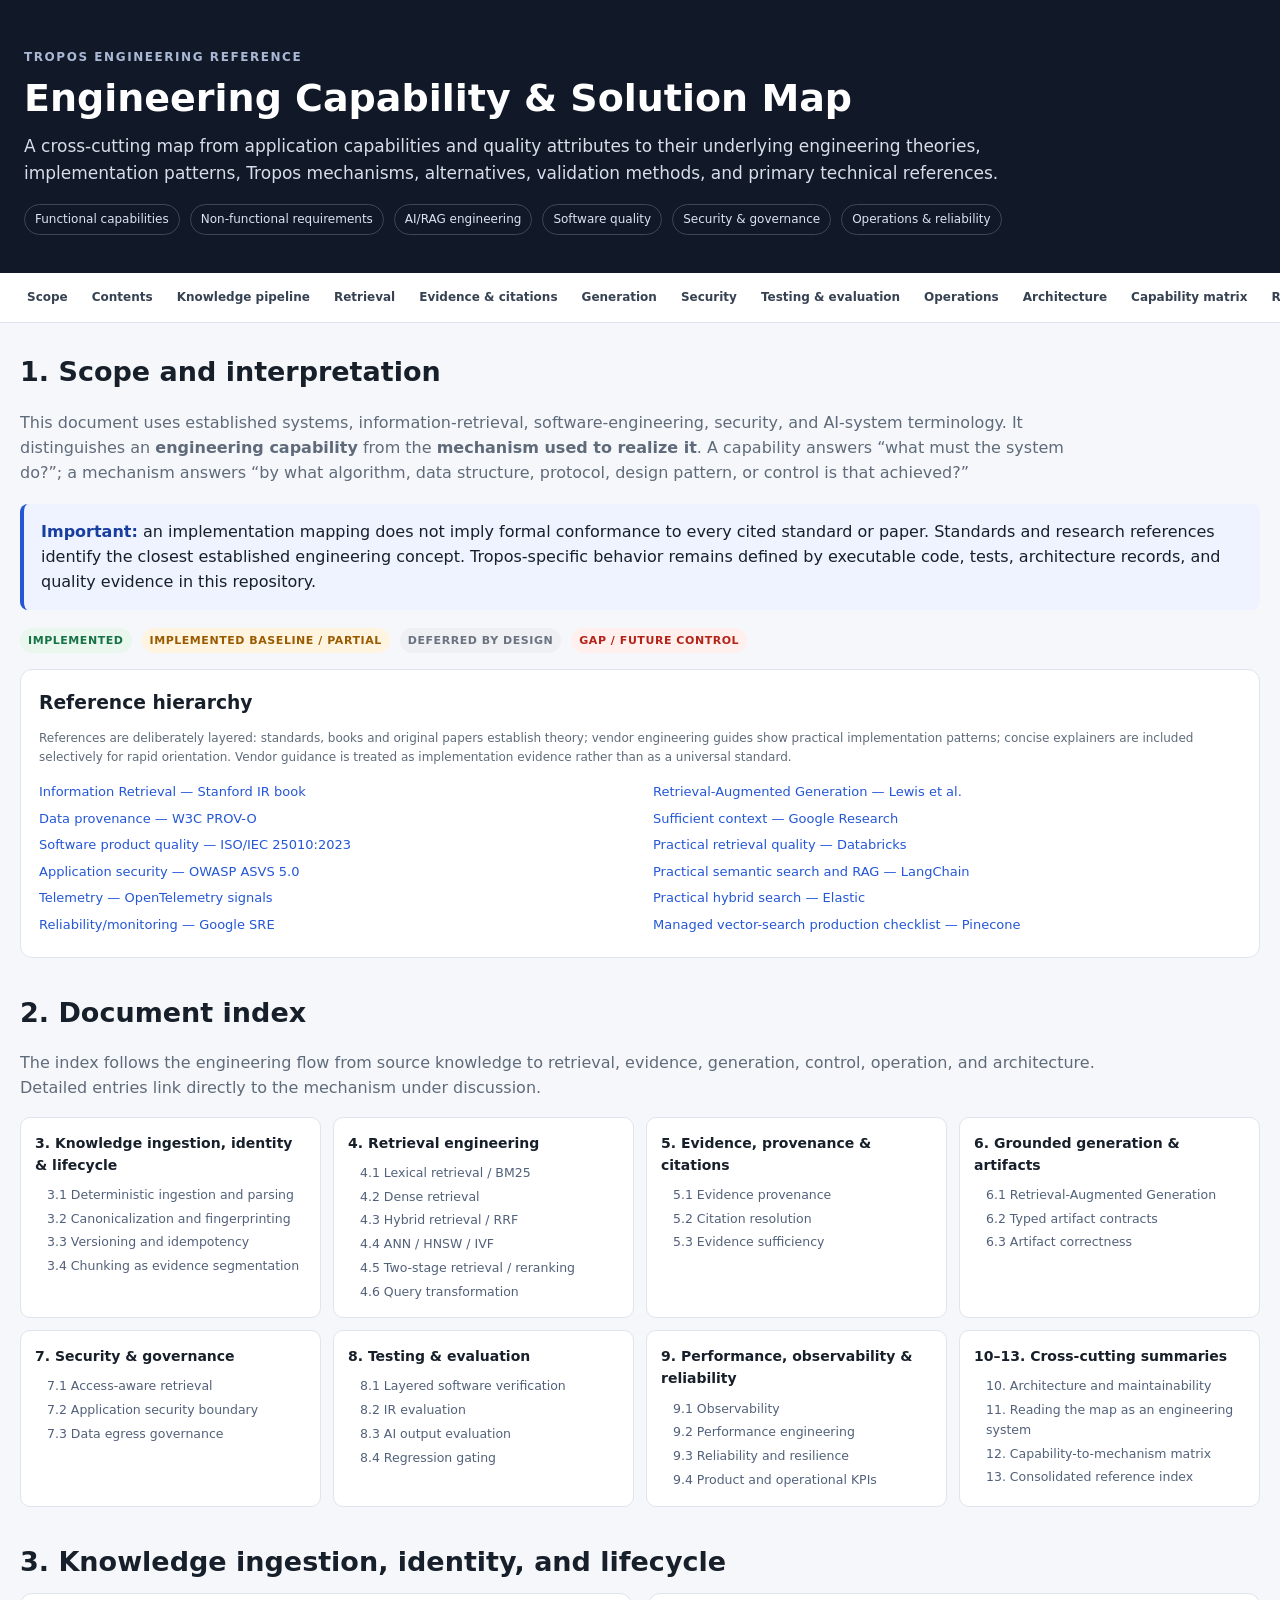
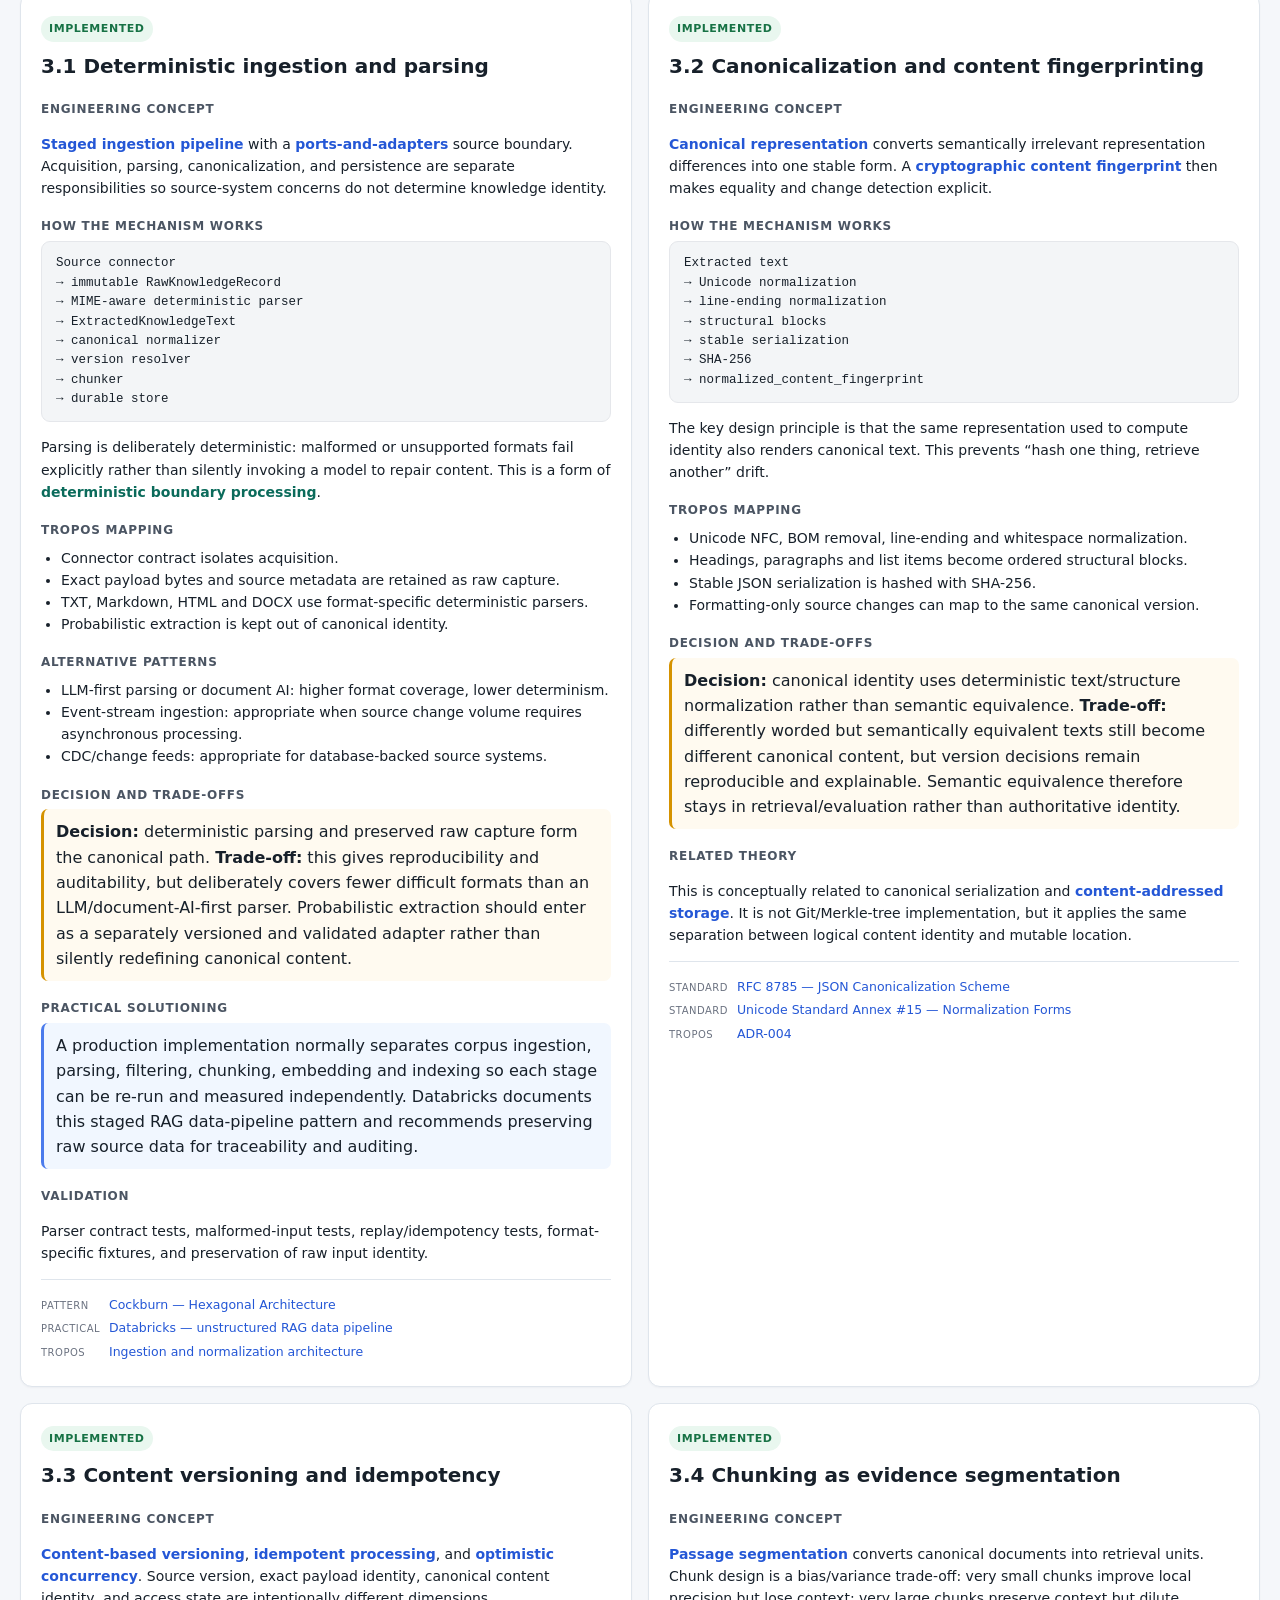
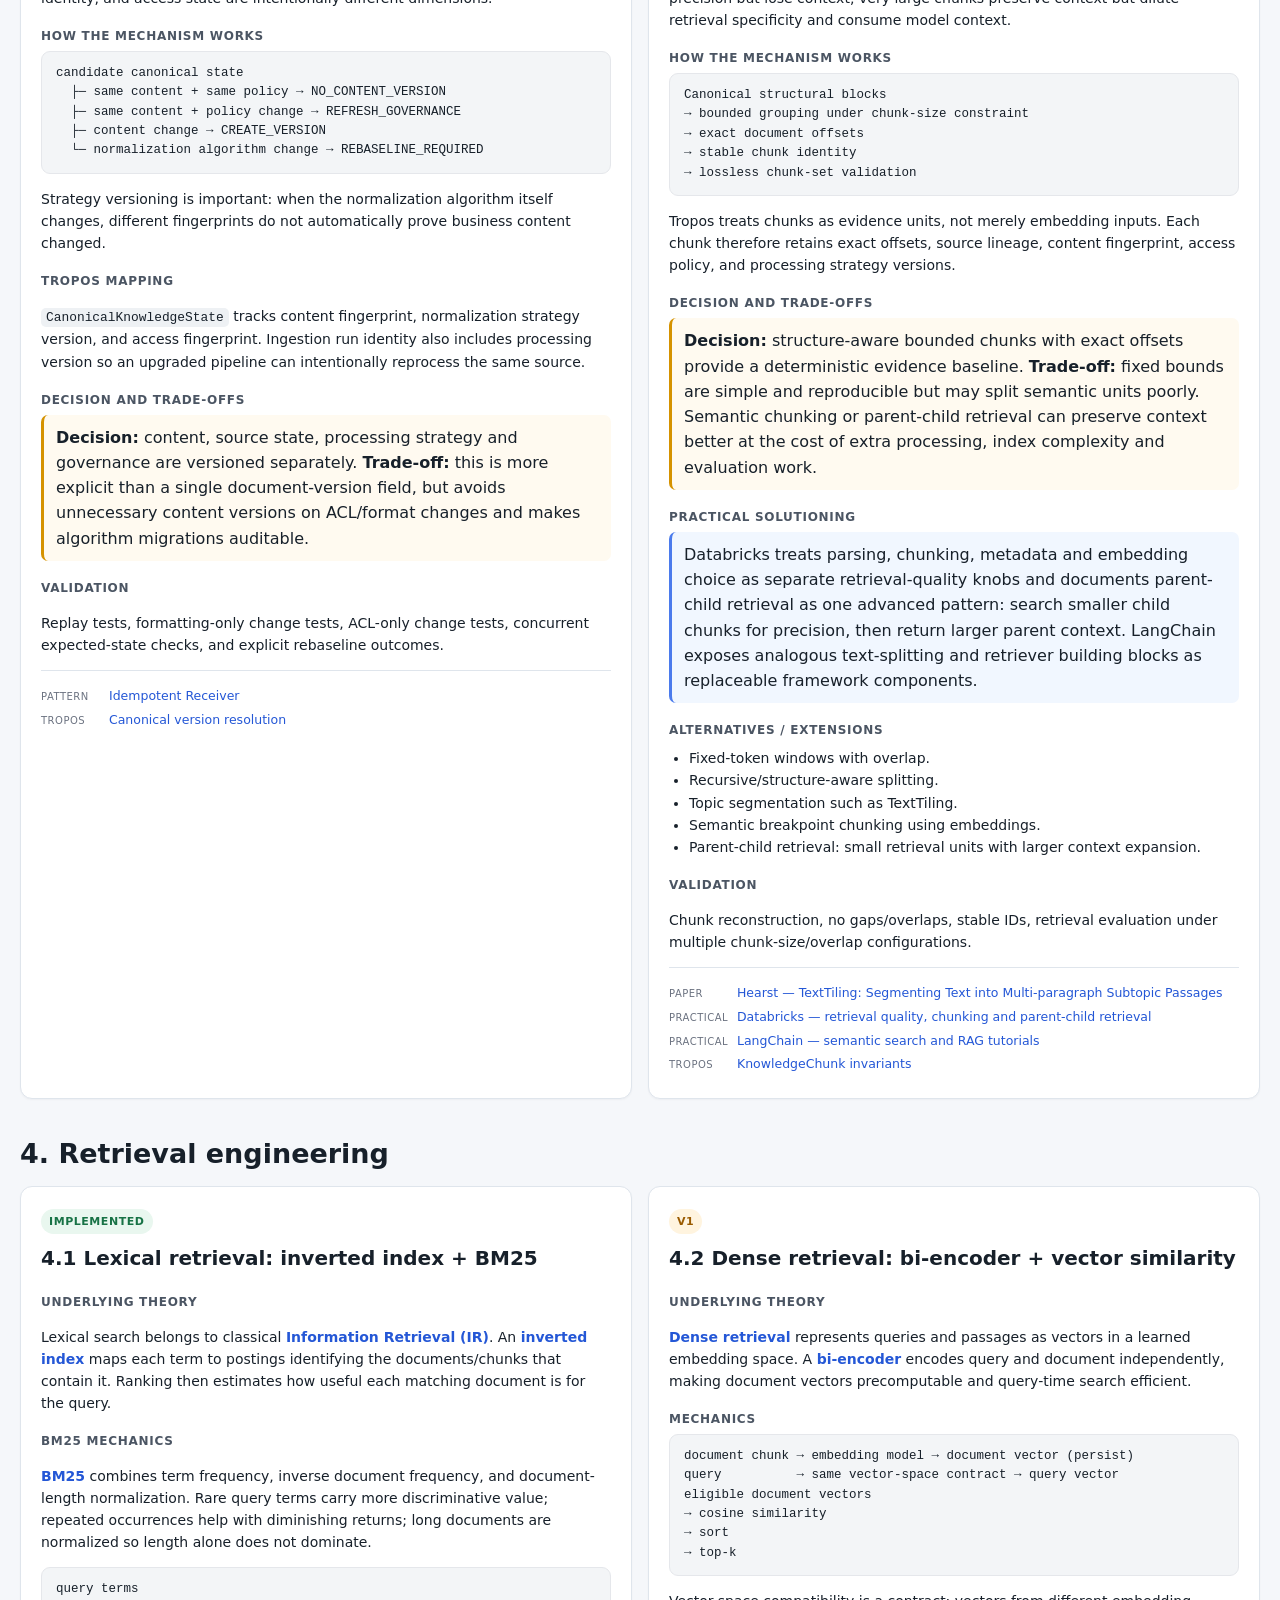
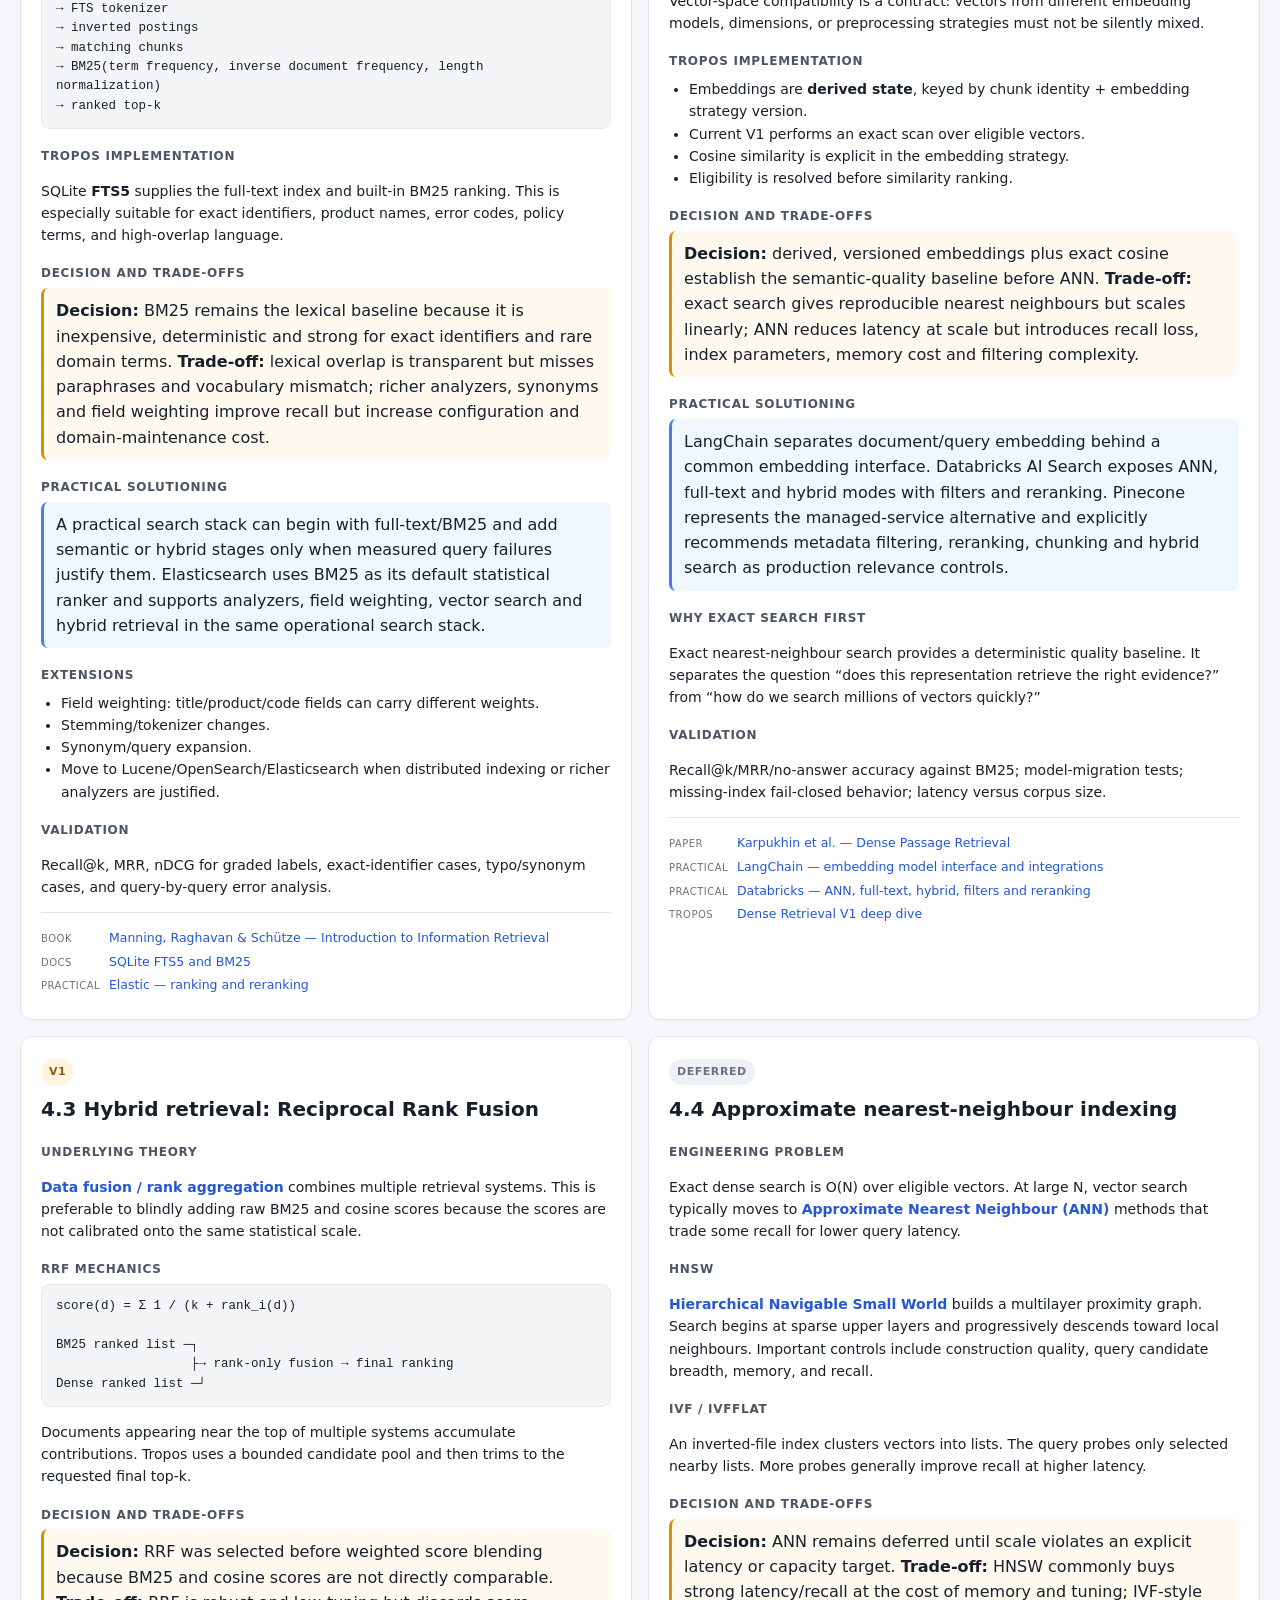
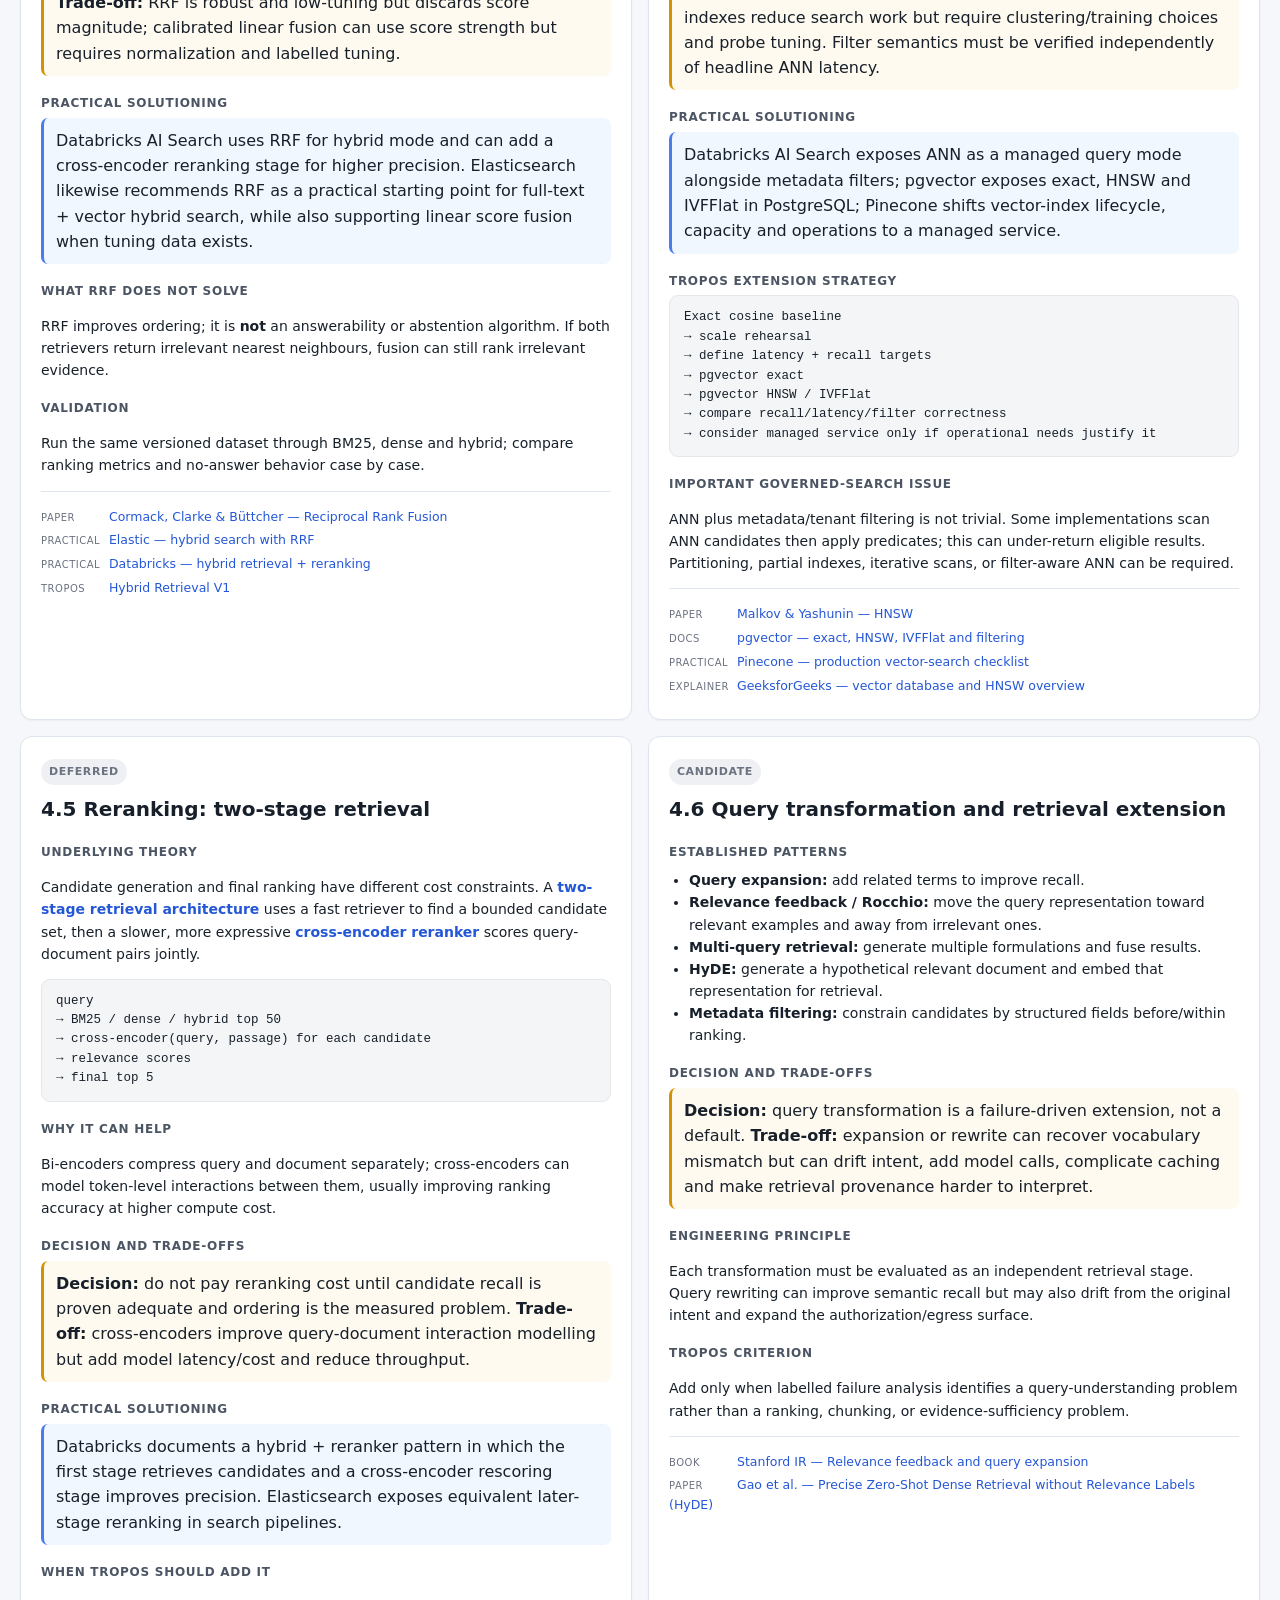
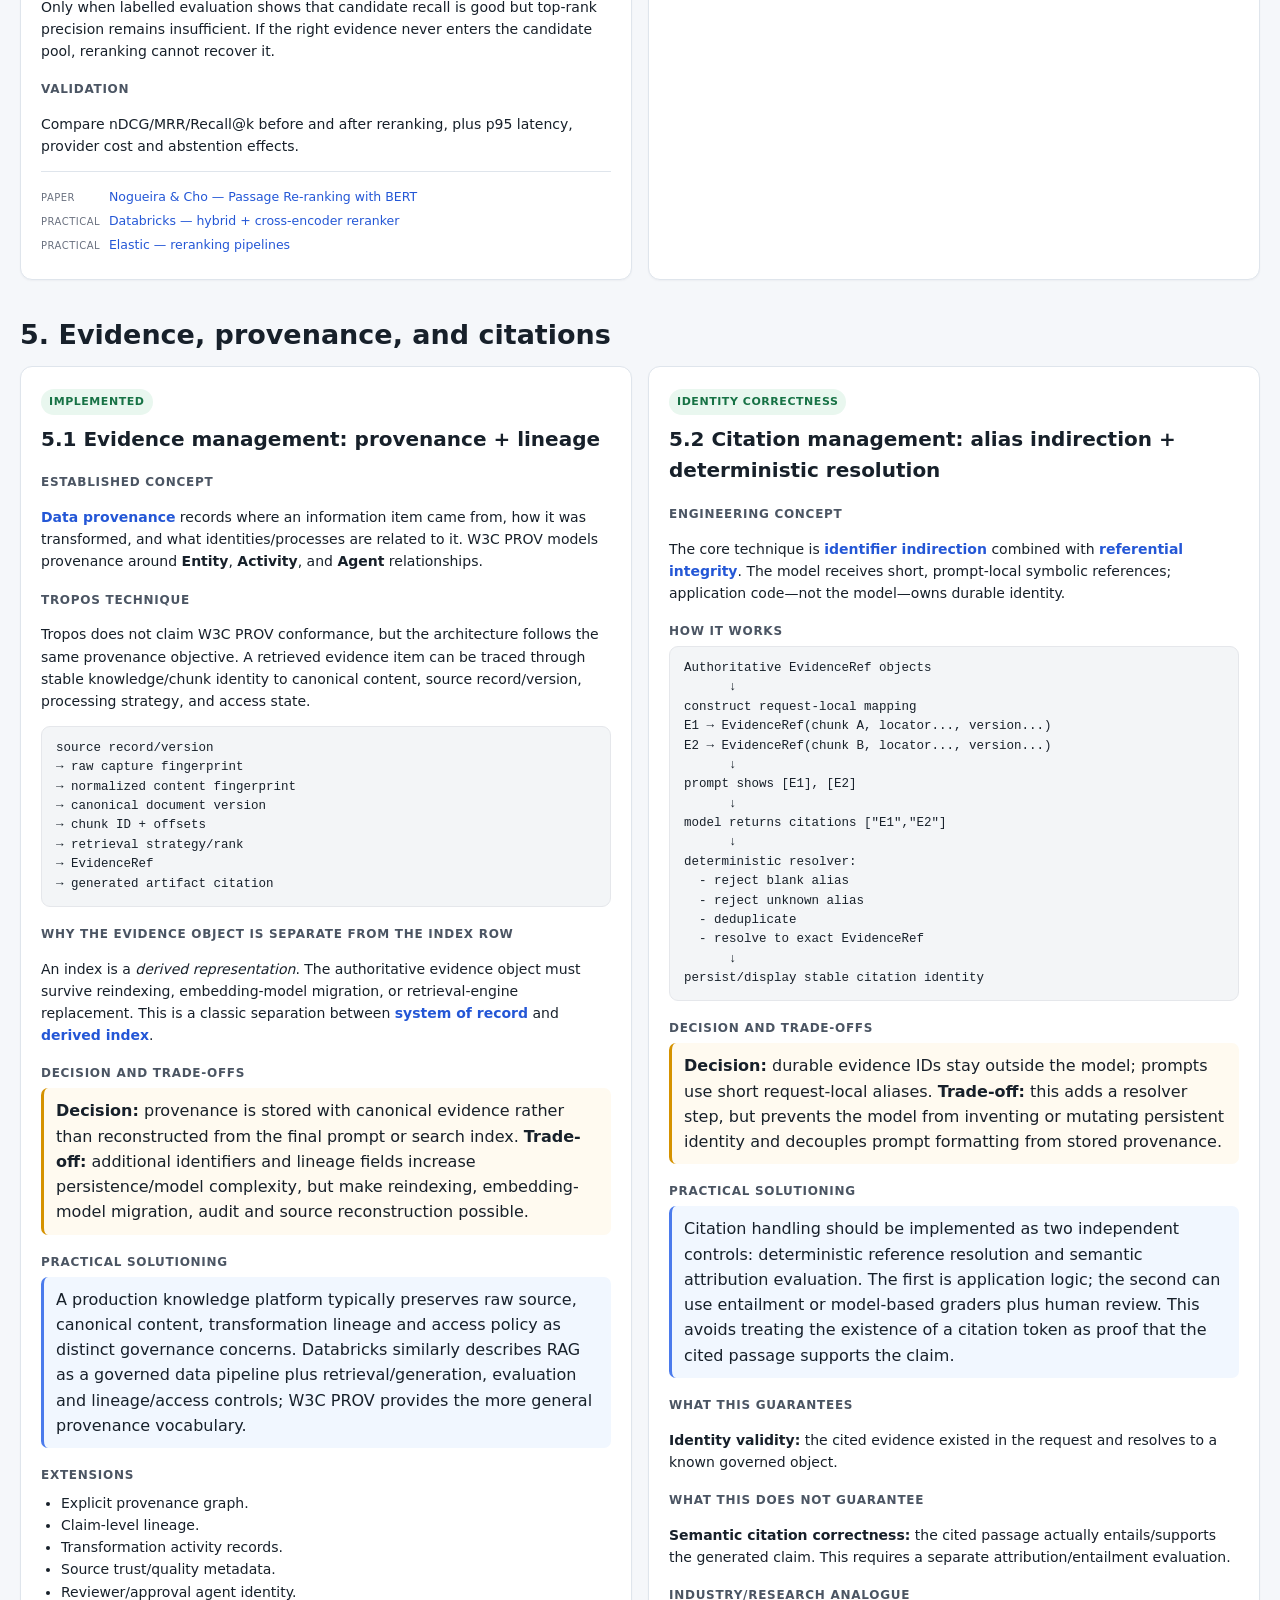
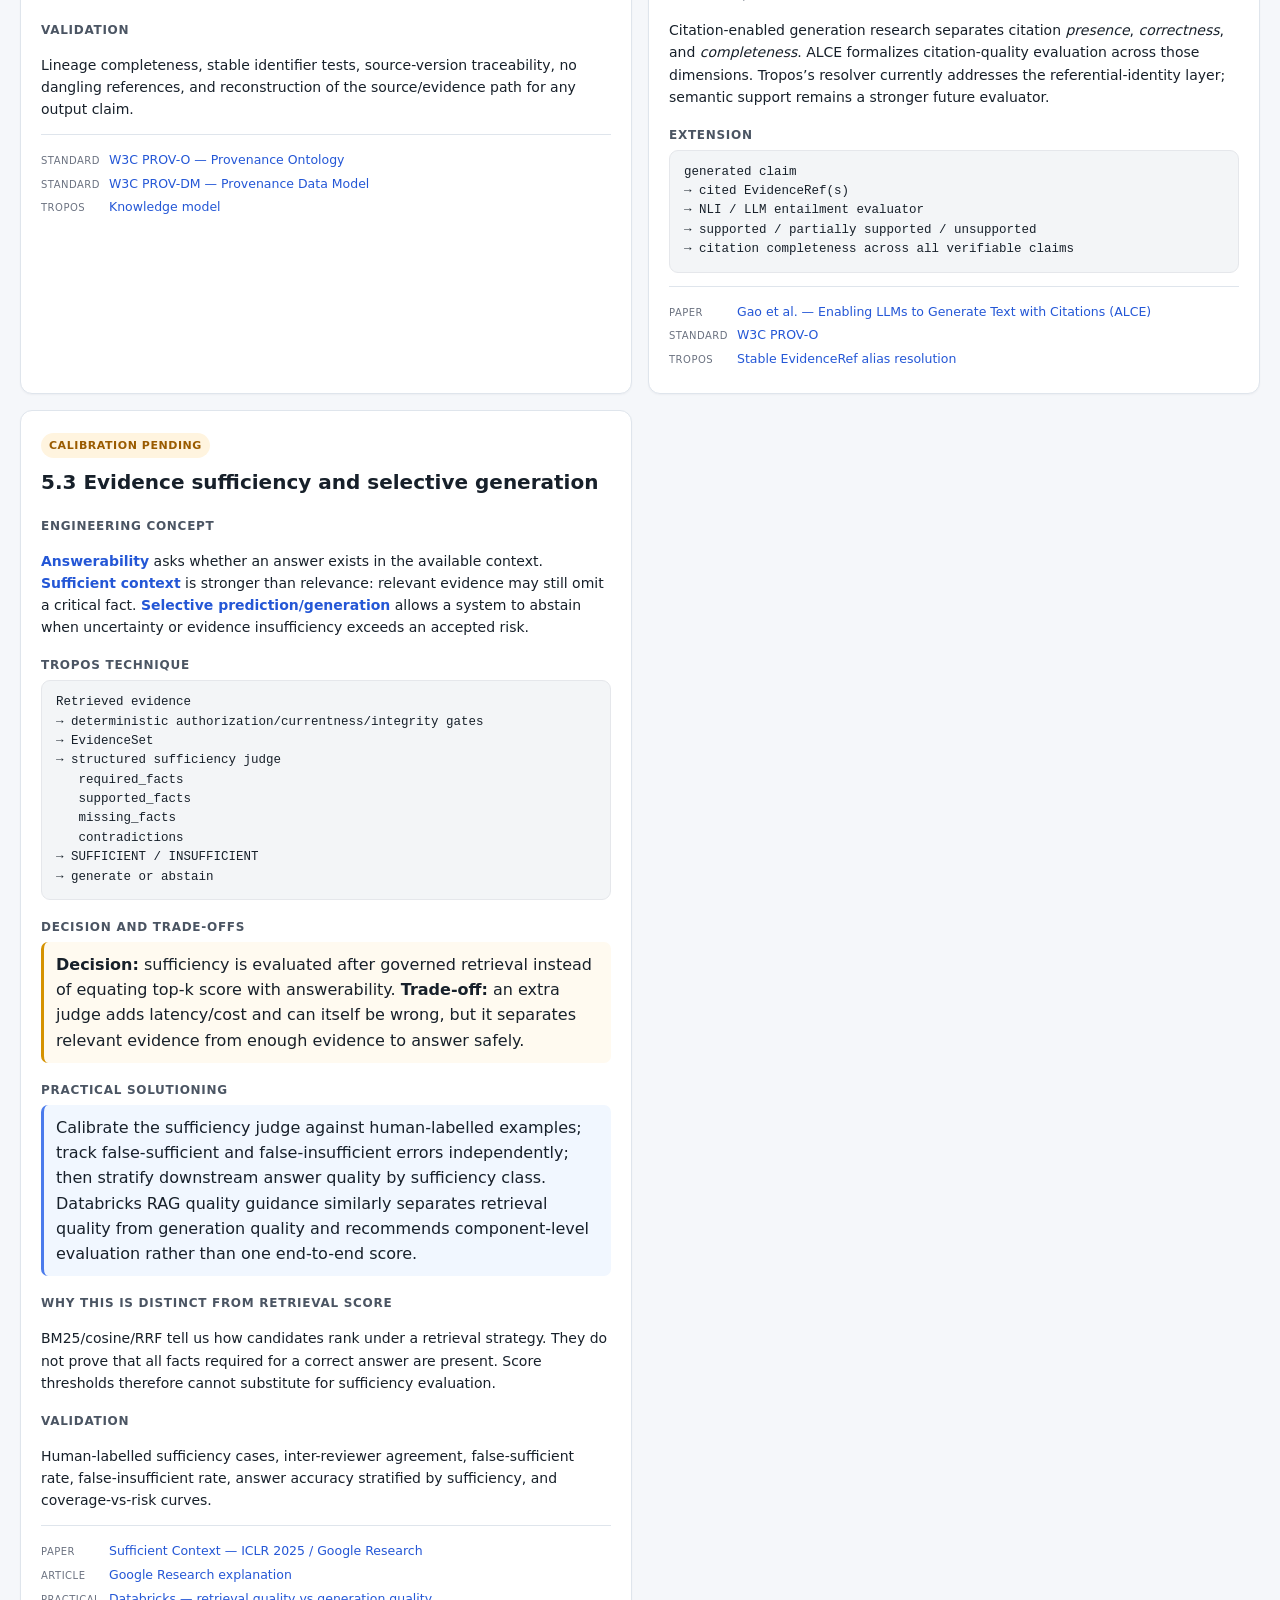
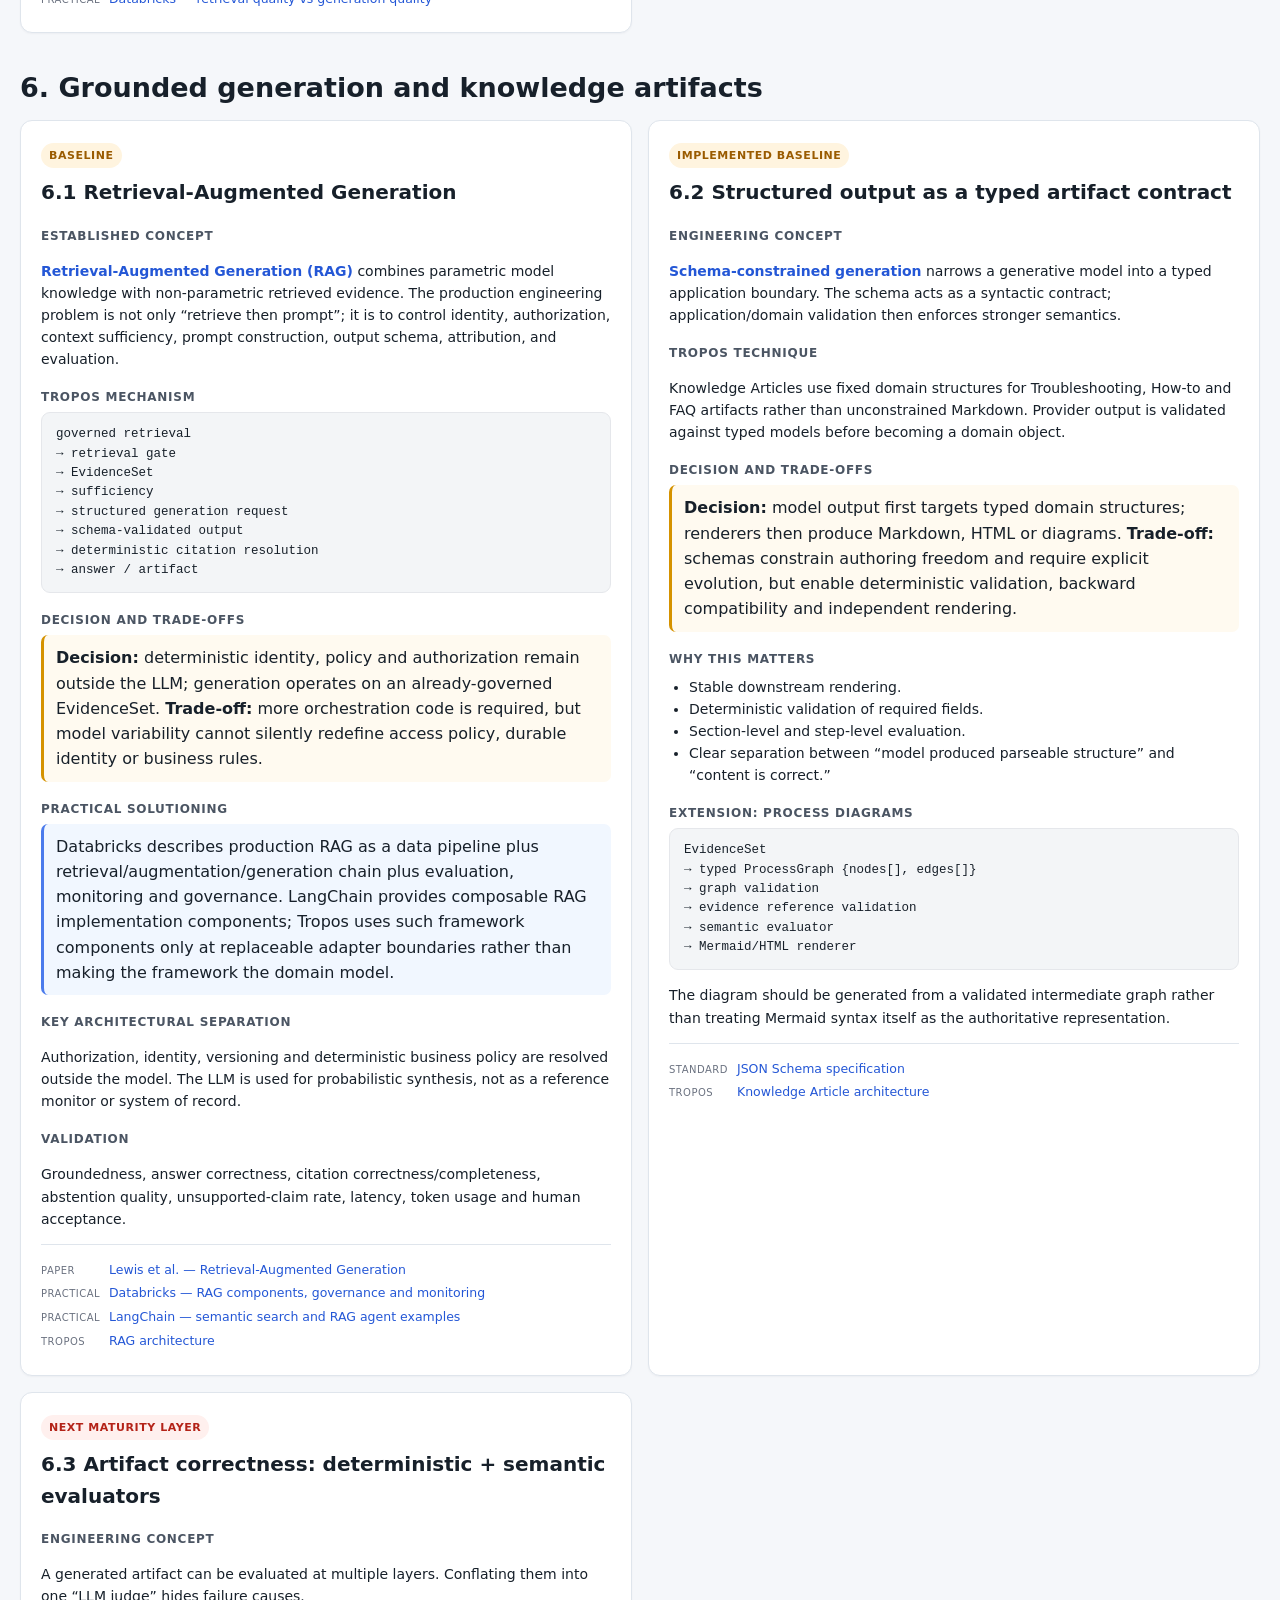
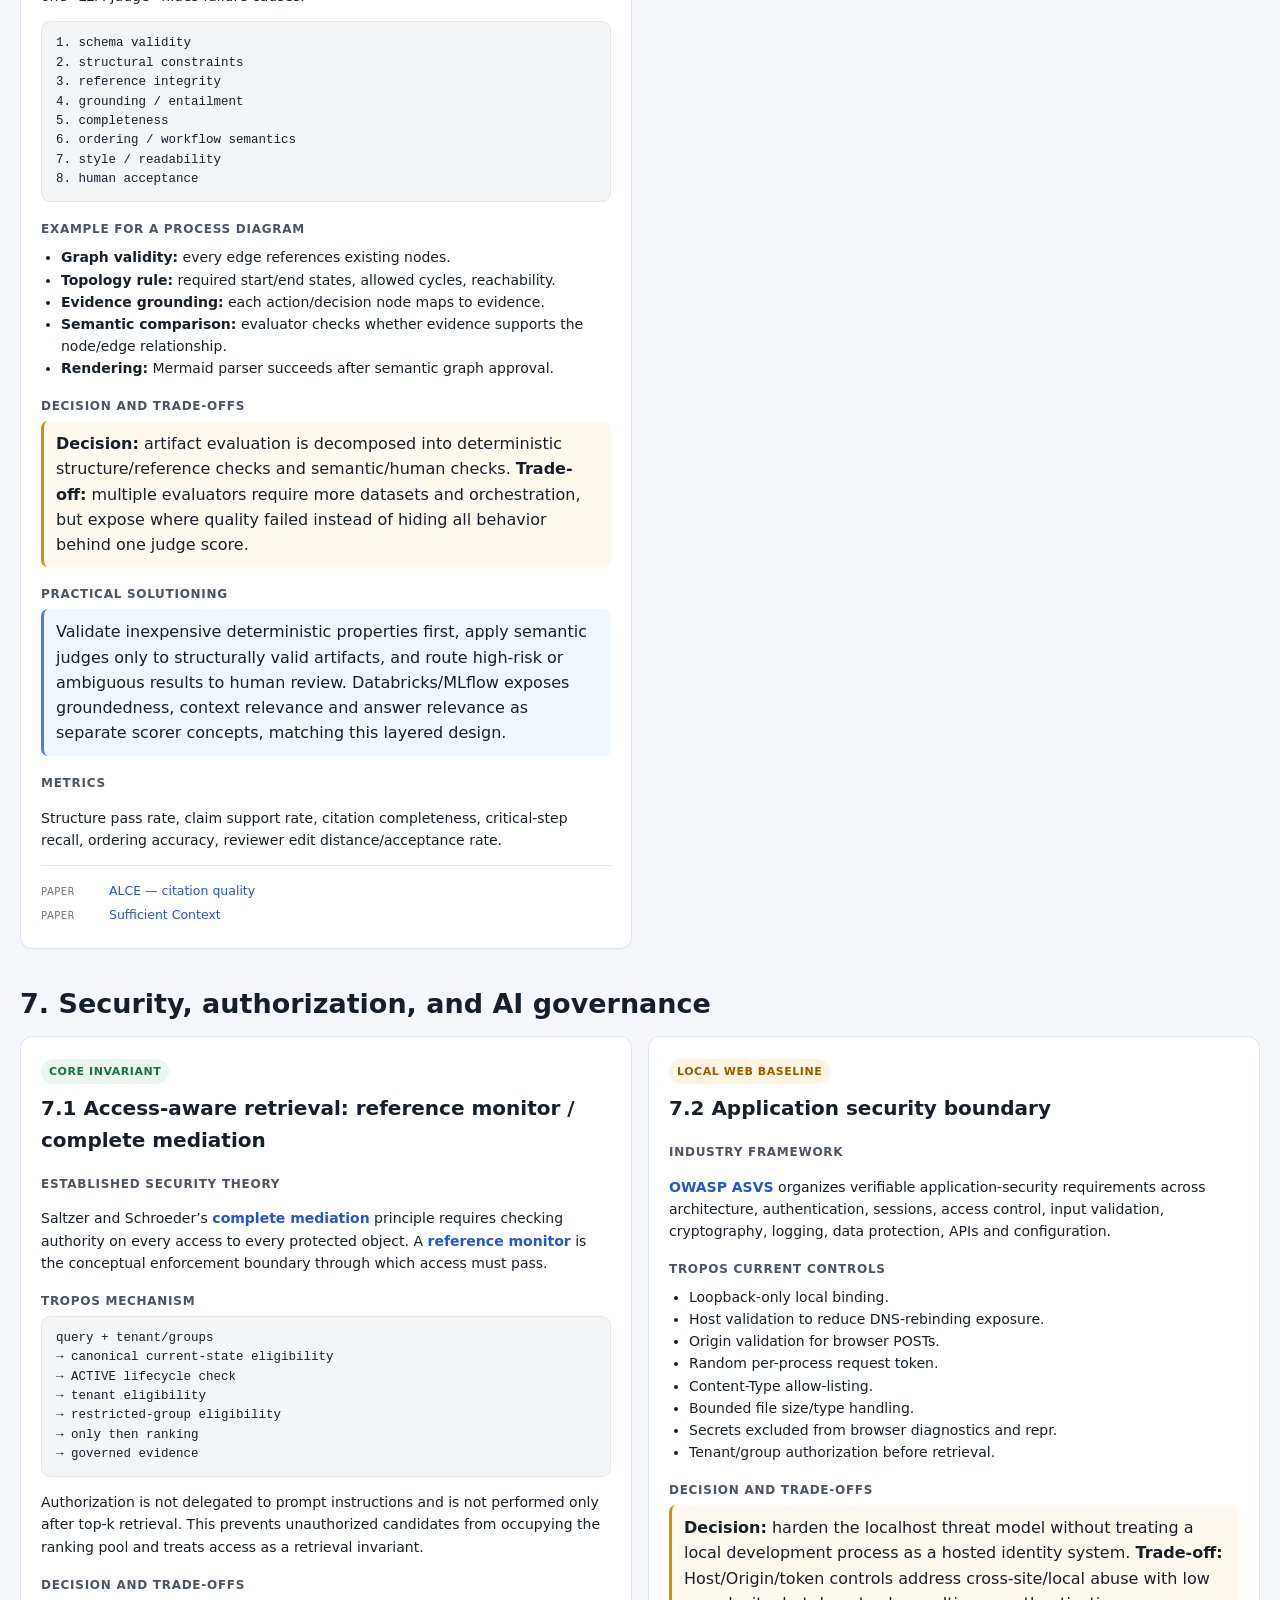
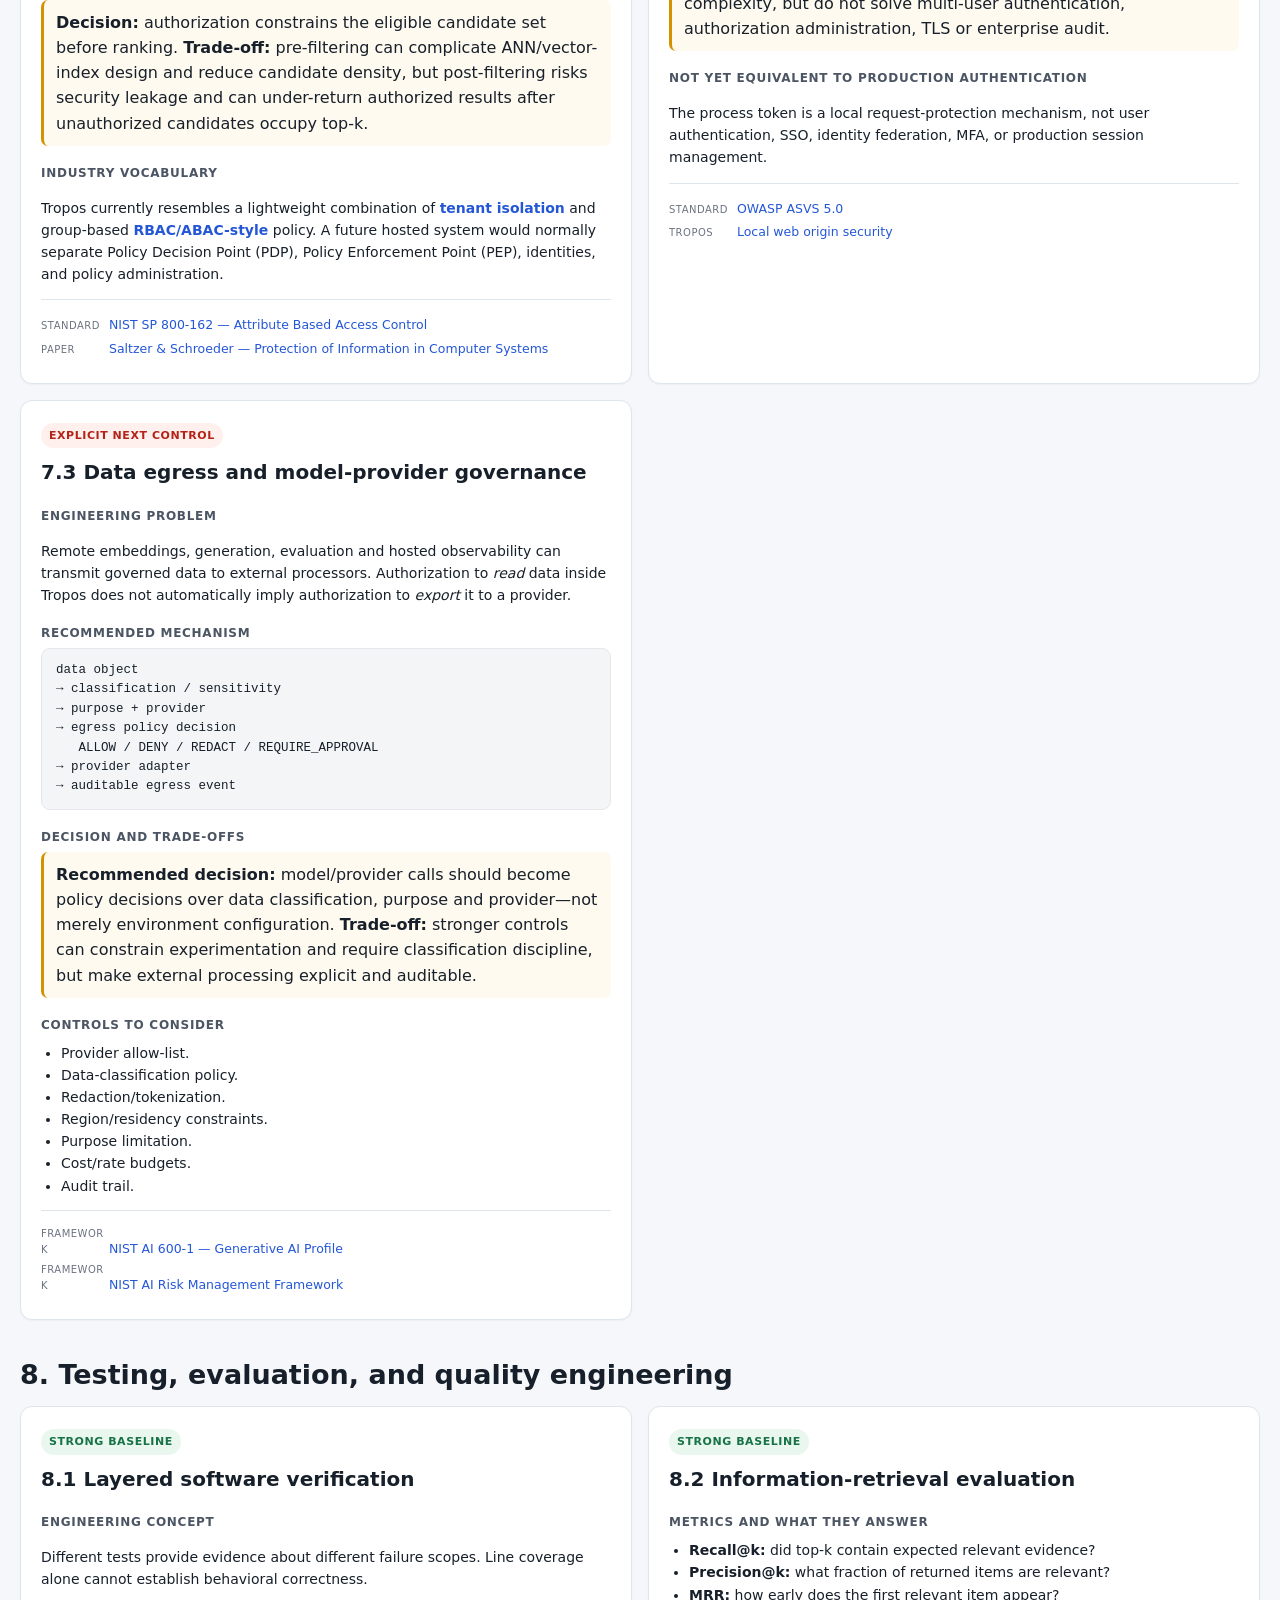
<file: docs/learning/ENGINEERING_CAPABILITY_SOLUTION_MAP.html>
<!doctype html>
<html lang="en">
<head>
<meta charset="utf-8">
<meta name="viewport" content="width=device-width, initial-scale=1">
<title>Tropos Engineering Capability & Solution Map</title>
<style>
:root{--bg:#f5f7fa;--panel:#fff;--ink:#17202a;--muted:#5f6b7a;--line:#dfe5ec;--accent:#2457d6;--accent2:#0b6b5b;--good:#177245;--partial:#9a5b00;--deferred:#6b7280;--risk:#b42318;--code:#f3f5f7}
*{box-sizing:border-box}html{scroll-behavior:smooth}body{margin:0;background:var(--bg);color:var(--ink);font-family:Inter,ui-sans-serif,system-ui,-apple-system,BlinkMacSystemFont,"Segoe UI",sans-serif;line-height:1.58}
header{background:#111827;color:white;padding:48px 24px 38px}.wrap{max-width:1480px;margin:auto}.eyebrow{text-transform:uppercase;letter-spacing:.13em;font-size:12px;color:#a9b8d4;font-weight:700}h1{font-size:38px;line-height:1.15;margin:10px 0 12px}header p{max-width:980px;color:#d7deea;font-size:17px;margin:0}.meta{margin-top:18px;display:flex;gap:10px;flex-wrap:wrap}.pill{border:1px solid #3d4757;border-radius:999px;padding:5px 10px;font-size:12px;color:#dbe4f2}
nav{position:sticky;top:0;z-index:10;background:rgba(255,255,255,.97);border-bottom:1px solid var(--line);backdrop-filter:blur(8px)}nav .wrap{display:flex;gap:6px;overflow:auto;padding:8px 18px}nav a{text-decoration:none;color:#364152;font-size:12px;font-weight:650;padding:7px 9px;border-radius:7px;white-space:nowrap}nav a:hover{background:#eef3ff;color:var(--accent)}
main{padding:28px 20px 80px}.section{margin:0 auto 34px}.section h2{font-size:27px;margin:0 0 10px}.section>p{max-width:1080px;color:var(--muted)}
.note{background:#eef3ff;border-left:4px solid var(--accent);padding:15px 17px;border-radius:8px;margin:18px 0}.note strong{color:#183e9f}
.legend{display:flex;gap:10px;flex-wrap:wrap;margin:15px 0}.status{font-size:11px;font-weight:750;text-transform:uppercase;letter-spacing:.05em;border-radius:999px;padding:4px 8px;display:inline-block}.implemented{background:#e9f7ef;color:var(--good)}.partial{background:#fff4df;color:var(--partial)}.deferred{background:#eef0f3;color:var(--deferred)}.gap{background:#fff0ee;color:var(--risk)}
.matrix{width:100%;border-collapse:separate;border-spacing:0;background:var(--panel);border:1px solid var(--line);border-radius:12px;overflow:hidden;box-shadow:0 1px 2px rgba(16,24,40,.04)}.matrix th,.matrix td{text-align:left;vertical-align:top;border-bottom:1px solid var(--line);padding:12px 13px;font-size:13px}.matrix th{background:#f8fafc;color:#364152;font-size:11px;text-transform:uppercase;letter-spacing:.05em}.matrix tr:last-child td{border-bottom:0}.matrix td:first-child{font-weight:700;min-width:180px}.matrix code{white-space:nowrap}
.grid{display:grid;grid-template-columns:repeat(auto-fit,minmax(420px,1fr));gap:16px}.card{background:var(--panel);border:1px solid var(--line);border-radius:12px;padding:20px;box-shadow:0 1px 2px rgba(16,24,40,.04)}.card h3{margin:0 0 4px;font-size:20px}.card h4{font-size:12px;text-transform:uppercase;letter-spacing:.06em;margin:18px 0 5px;color:#4b5563}.card p,.card li{font-size:14px}.card ul,.card ol{padding-left:20px;margin:7px 0}.card .status{margin-bottom:9px}
.mechanics{background:var(--code);border:1px solid #e5e7eb;border-radius:9px;padding:12px 14px;font-family:ui-monospace,SFMono-Regular,Menlo,Consolas,monospace;font-size:12.5px;white-space:pre-wrap;line-height:1.55}
.term{color:var(--accent);font-weight:700}.principle{color:var(--accent2);font-weight:700}
.refs{margin-top:13px;padding-top:11px;border-top:1px solid var(--line)}.refs a{display:block;color:#2457d6;text-decoration:none;font-size:12.5px;margin:4px 0;overflow-wrap:anywhere}.refs a:hover{text-decoration:underline}.refs .kind{display:inline-block;width:64px;color:#6b7280;font-size:10px;text-transform:uppercase;letter-spacing:.05em}
.callout{border:1px solid var(--line);background:white;border-radius:12px;padding:18px;margin:16px 0}.callout h3{margin:0 0 8px}.flow{font-family:ui-monospace,SFMono-Regular,Menlo,monospace;background:#111827;color:#e5edf8;padding:18px;border-radius:10px;overflow:auto;white-space:pre;line-height:1.55}
.small{font-size:12px;color:var(--muted)}code{background:#eef1f4;padding:2px 5px;border-radius:5px;font-size:.92em}.toccol{columns:2;column-gap:26px}.toccol a{display:block;text-decoration:none;color:#2457d6;padding:3px 0;font-size:13px}.contents{display:grid;grid-template-columns:repeat(auto-fit,minmax(270px,1fr));gap:12px}.contents section{background:#fff;border:1px solid var(--line);border-radius:10px;padding:14px}.contents h3{font-size:14px;margin:0 0 7px}.contents a{display:block;color:#2457d6;text-decoration:none;font-size:12.5px;padding:2px 0}.contents a.sub{padding-left:12px;color:#52617a}.tradeoff{background:#fffaf0;border-left:3px solid #d59200;padding:10px 12px;border-radius:7px}.practical{background:#f1f7ff;border-left:3px solid #4b7bec;padding:10px 12px;border-radius:7px}
footer{border-top:1px solid var(--line);padding:28px 20px;color:var(--muted);font-size:12px;background:white}
@media(max-width:760px){h1{font-size:30px}.grid{grid-template-columns:1fr}.matrix{display:block;overflow:auto}.toccol{columns:1}.card{padding:16px}}
</style>
</head>
<body>
<header><div class="wrap">
<div class="eyebrow">Tropos engineering reference</div>
<h1>Engineering Capability &amp; Solution Map</h1>
<p>A cross-cutting map from application capabilities and quality attributes to their underlying engineering theories, implementation patterns, Tropos mechanisms, alternatives, validation methods, and primary technical references.</p>
<div class="meta"><span class="pill">Functional capabilities</span><span class="pill">Non-functional requirements</span><span class="pill">AI/RAG engineering</span><span class="pill">Software quality</span><span class="pill">Security &amp; governance</span><span class="pill">Operations &amp; reliability</span></div>
</div></header>

<nav><div class="wrap">
<a href="#method">Scope</a><a href="#contents">Contents</a><a href="#knowledge">Knowledge pipeline</a><a href="#retrieval">Retrieval</a><a href="#evidence">Evidence &amp; citations</a><a href="#generation">Generation</a><a href="#security">Security</a><a href="#quality">Testing &amp; evaluation</a><a href="#operations">Operations</a><a href="#architecture">Architecture</a><a href="#matrix">Capability matrix</a><a href="#references">Reference index</a>
</div></nav>

<main class="wrap">
<section class="section" id="method">
<h2>1. Scope and interpretation</h2>
<p>This document uses established systems, information-retrieval, software-engineering, security, and AI-system terminology. It distinguishes an <strong>engineering capability</strong> from the <strong>mechanism used to realize it</strong>. A capability answers “what must the system do?”; a mechanism answers “by what algorithm, data structure, protocol, design pattern, or control is that achieved?”</p>
<div class="note"><strong>Important:</strong> an implementation mapping does not imply formal conformance to every cited standard or paper. Standards and research references identify the closest established engineering concept. Tropos-specific behavior remains defined by executable code, tests, architecture records, and quality evidence in this repository.</div>
<div class="legend"><span class="status implemented">Implemented</span><span class="status partial">Implemented baseline / partial</span><span class="status deferred">Deferred by design</span><span class="status gap">Gap / future control</span></div>
<div class="callout"><h3>Reference hierarchy</h3><p class="small">References are deliberately layered: standards, books and original papers establish theory; vendor engineering guides show practical implementation patterns; concise explainers are included selectively for rapid orientation. Vendor guidance is treated as implementation evidence rather than as a universal standard.</p><div class="toccol">
<a href="https://www-nlp.stanford.edu/IR-book/">Information Retrieval — Stanford IR book</a>
<a href="https://www.w3.org/TR/prov-o/">Data provenance — W3C PROV-O</a>
<a href="https://www.iso.org/standard/78176.html">Software product quality — ISO/IEC 25010:2023</a>
<a href="https://asvs.owasp.org/">Application security — OWASP ASVS 5.0</a>
<a href="https://opentelemetry.io/docs/concepts/signals/">Telemetry — OpenTelemetry signals</a>
<a href="https://sre.google/sre-book/monitoring-distributed-systems/">Reliability/monitoring — Google SRE</a>
<a href="https://arxiv.org/abs/2005.11401">Retrieval-Augmented Generation — Lewis et al.</a>
<a href="https://research.google/pubs/sufficient-context-a-new-lens-on-retrieval-augmented-generation-systems/">Sufficient context — Google Research</a>
<a href="https://docs.databricks.com/gcp/en/ai-search/retrieval-quality">Practical retrieval quality — Databricks</a>
<a href="https://docs.langchain.com/oss/python/learn">Practical semantic search and RAG — LangChain</a>
<a href="https://www.elastic.co/docs/solutions/search/hybrid-search">Practical hybrid search — Elastic</a>
<a href="https://docs.pinecone.io/guides/operations/moving-to-production">Managed vector-search production checklist — Pinecone</a>
</div></div>
</section><section class="section" id="contents">
<h2>2. Document index</h2>
<p>The index follows the engineering flow from source knowledge to retrieval, evidence, generation, control, operation, and architecture. Detailed entries link directly to the mechanism under discussion.</p>
<div class="contents">
<section><h3>3. Knowledge ingestion, identity &amp; lifecycle</h3><a class="sub" href="#ingestion">3.1 Deterministic ingestion and parsing</a><a class="sub" href="#canonicalization">3.2 Canonicalization and fingerprinting</a><a class="sub" href="#versioning">3.3 Versioning and idempotency</a><a class="sub" href="#chunking">3.4 Chunking as evidence segmentation</a></section>
<section><h3>4. Retrieval engineering</h3><a class="sub" href="#lexical">4.1 Lexical retrieval / BM25</a><a class="sub" href="#dense">4.2 Dense retrieval</a><a class="sub" href="#hybrid">4.3 Hybrid retrieval / RRF</a><a class="sub" href="#ann">4.4 ANN / HNSW / IVF</a><a class="sub" href="#reranking">4.5 Two-stage retrieval / reranking</a><a class="sub" href="#query-transform">4.6 Query transformation</a></section>
<section><h3>5. Evidence, provenance &amp; citations</h3><a class="sub" href="#provenance">5.1 Evidence provenance</a><a class="sub" href="#citations">5.2 Citation resolution</a><a class="sub" href="#sufficiency">5.3 Evidence sufficiency</a></section>
<section><h3>6. Grounded generation &amp; artifacts</h3><a class="sub" href="#rag">6.1 Retrieval-Augmented Generation</a><a class="sub" href="#structured-output">6.2 Typed artifact contracts</a><a class="sub" href="#artifact-eval">6.3 Artifact correctness</a></section>
<section><h3>7. Security &amp; governance</h3><a class="sub" href="#access-control">7.1 Access-aware retrieval</a><a class="sub" href="#app-security">7.2 Application security boundary</a><a class="sub" href="#egress">7.3 Data egress governance</a></section>
<section><h3>8. Testing &amp; evaluation</h3><a class="sub" href="#verification">8.1 Layered software verification</a><a class="sub" href="#ir-eval">8.2 IR evaluation</a><a class="sub" href="#ai-eval">8.3 AI output evaluation</a><a class="sub" href="#regression">8.4 Regression gating</a></section>
<section><h3>9. Performance, observability &amp; reliability</h3><a class="sub" href="#observability">9.1 Observability</a><a class="sub" href="#performance">9.2 Performance engineering</a><a class="sub" href="#reliability">9.3 Reliability and resilience</a><a class="sub" href="#kpis">9.4 Product and operational KPIs</a></section>
<section><h3>10–13. Cross-cutting summaries</h3><a class="sub" href="#architecture">10. Architecture and maintainability</a><a class="sub" href="#system-reading">11. Reading the map as an engineering system</a><a class="sub" href="#matrix">12. Capability-to-mechanism matrix</a><a class="sub" href="#references">13. Consolidated reference index</a></section>
</div>
</section>

<section class="section" id="knowledge">
<h2>3. Knowledge ingestion, identity, and lifecycle</h2>
<div class="grid">

<article class="card" id="ingestion"><span class="status implemented">Implemented</span><h3>3.1 Deterministic ingestion and parsing</h3>
<h4>Engineering concept</h4><p><span class="term">Staged ingestion pipeline</span> with a <span class="term">ports-and-adapters</span> source boundary. Acquisition, parsing, canonicalization, and persistence are separate responsibilities so source-system concerns do not determine knowledge identity.</p>
<h4>How the mechanism works</h4><div class="mechanics">Source connector
→ immutable RawKnowledgeRecord
→ MIME-aware deterministic parser
→ ExtractedKnowledgeText
→ canonical normalizer
→ version resolver
→ chunker
→ durable store</div>
<p>Parsing is deliberately deterministic: malformed or unsupported formats fail explicitly rather than silently invoking a model to repair content. This is a form of <span class="principle">deterministic boundary processing</span>.</p>
<h4>Tropos mapping</h4><ul><li>Connector contract isolates acquisition.</li><li>Exact payload bytes and source metadata are retained as raw capture.</li><li>TXT, Markdown, HTML and DOCX use format-specific deterministic parsers.</li><li>Probabilistic extraction is kept out of canonical identity.</li></ul>
<h4>Alternative patterns</h4><ul><li>LLM-first parsing or document AI: higher format coverage, lower determinism.</li><li>Event-stream ingestion: appropriate when source change volume requires asynchronous processing.</li><li>CDC/change feeds: appropriate for database-backed source systems.</li></ul>
<h4>Decision and trade-offs</h4><div class="tradeoff"><strong>Decision:</strong> deterministic parsing and preserved raw capture form the canonical path. <strong>Trade-off:</strong> this gives reproducibility and auditability, but deliberately covers fewer difficult formats than an LLM/document-AI-first parser. Probabilistic extraction should enter as a separately versioned and validated adapter rather than silently redefining canonical content.</div><h4>Practical solutioning</h4><div class="practical">A production implementation normally separates corpus ingestion, parsing, filtering, chunking, embedding and indexing so each stage can be re-run and measured independently. Databricks documents this staged RAG data-pipeline pattern and recommends preserving raw source data for traceability and auditing.</div><h4>Validation</h4><p>Parser contract tests, malformed-input tests, replay/idempotency tests, format-specific fixtures, and preservation of raw input identity.</p>
<div class="refs"><a href="https://alistair.cockburn.us/hexagonal-architecture/"><span class="kind">Pattern</span> Cockburn — Hexagonal Architecture</a><a href="https://docs.databricks.com/aws/en/agents/tutorials/ai-cookbook/quality-data-pipeline-rag"><span class="kind">Practical</span> Databricks — unstructured RAG data pipeline</a><a href="../architecture/INGESTION_NORMALIZATION.md"><span class="kind">Tropos</span> Ingestion and normalization architecture</a></div>
</article>

<article class="card" id="canonicalization"><span class="status implemented">Implemented</span><h3>3.2 Canonicalization and content fingerprinting</h3>
<h4>Engineering concept</h4><p><span class="term">Canonical representation</span> converts semantically irrelevant representation differences into one stable form. A <span class="term">cryptographic content fingerprint</span> then makes equality and change detection explicit.</p>
<h4>How the mechanism works</h4><div class="mechanics">Extracted text
→ Unicode normalization
→ line-ending normalization
→ structural blocks
→ stable serialization
→ SHA-256
→ normalized_content_fingerprint</div>
<p>The key design principle is that the same representation used to compute identity also renders canonical text. This prevents “hash one thing, retrieve another” drift.</p>
<h4>Tropos mapping</h4><ul><li>Unicode NFC, BOM removal, line-ending and whitespace normalization.</li><li>Headings, paragraphs and list items become ordered structural blocks.</li><li>Stable JSON serialization is hashed with SHA-256.</li><li>Formatting-only source changes can map to the same canonical version.</li></ul>
<h4>Decision and trade-offs</h4><div class="tradeoff"><strong>Decision:</strong> canonical identity uses deterministic text/structure normalization rather than semantic equivalence. <strong>Trade-off:</strong> differently worded but semantically equivalent texts still become different canonical content, but version decisions remain reproducible and explainable. Semantic equivalence therefore stays in retrieval/evaluation rather than authoritative identity.</div><h4>Related theory</h4><p>This is conceptually related to canonical serialization and <span class="term">content-addressed storage</span>. It is not Git/Merkle-tree implementation, but it applies the same separation between logical content identity and mutable location.</p>
<div class="refs"><a href="https://www.rfc-editor.org/rfc/rfc8785"><span class="kind">Standard</span> RFC 8785 — JSON Canonicalization Scheme</a><a href="https://unicode.org/reports/tr15/"><span class="kind">Standard</span> Unicode Standard Annex #15 — Normalization Forms</a><a href="../decisions/ADR-004-deterministic-normalization-and-content-versioning.md"><span class="kind">Tropos</span> ADR-004</a></div>
</article>

<article class="card" id="versioning"><span class="status implemented">Implemented</span><h3>3.3 Content versioning and idempotency</h3>
<h4>Engineering concept</h4><p><span class="term">Content-based versioning</span>, <span class="term">idempotent processing</span>, and <span class="term">optimistic concurrency</span>. Source version, exact payload identity, canonical content identity, and access state are intentionally different dimensions.</p>
<h4>How the mechanism works</h4><div class="mechanics">candidate canonical state
  ├─ same content + same policy → NO_CONTENT_VERSION
  ├─ same content + policy change → REFRESH_GOVERNANCE
  ├─ content change → CREATE_VERSION
  └─ normalization algorithm change → REBASELINE_REQUIRED</div>
<p>Strategy versioning is important: when the normalization algorithm itself changes, different fingerprints do not automatically prove business content changed.</p>
<h4>Tropos mapping</h4><p><code>CanonicalKnowledgeState</code> tracks content fingerprint, normalization strategy version, and access fingerprint. Ingestion run identity also includes processing version so an upgraded pipeline can intentionally reprocess the same source.</p>
<h4>Decision and trade-offs</h4><div class="tradeoff"><strong>Decision:</strong> content, source state, processing strategy and governance are versioned separately. <strong>Trade-off:</strong> this is more explicit than a single document-version field, but avoids unnecessary content versions on ACL/format changes and makes algorithm migrations auditable.</div><h4>Validation</h4><p>Replay tests, formatting-only change tests, ACL-only change tests, concurrent expected-state checks, and explicit rebaseline outcomes.</p>
<div class="refs"><a href="https://martinfowler.com/articles/patterns-of-distributed-systems/idempotent-receiver.html"><span class="kind">Pattern</span> Idempotent Receiver</a><a href="../architecture/INGESTION_NORMALIZATION.md"><span class="kind">Tropos</span> Canonical version resolution</a></div>
</article>

<article class="card" id="chunking"><span class="status implemented">Implemented</span><h3>3.4 Chunking as evidence segmentation</h3>
<h4>Engineering concept</h4><p><span class="term">Passage segmentation</span> converts canonical documents into retrieval units. Chunk design is a bias/variance trade-off: very small chunks improve local precision but lose context; very large chunks preserve context but dilute retrieval specificity and consume model context.</p>
<h4>How the mechanism works</h4><div class="mechanics">Canonical structural blocks
→ bounded grouping under chunk-size constraint
→ exact document offsets
→ stable chunk identity
→ lossless chunk-set validation</div>
<p>Tropos treats chunks as evidence units, not merely embedding inputs. Each chunk therefore retains exact offsets, source lineage, content fingerprint, access policy, and processing strategy versions.</p>
<h4>Decision and trade-offs</h4><div class="tradeoff"><strong>Decision:</strong> structure-aware bounded chunks with exact offsets provide a deterministic evidence baseline. <strong>Trade-off:</strong> fixed bounds are simple and reproducible but may split semantic units poorly. Semantic chunking or parent-child retrieval can preserve context better at the cost of extra processing, index complexity and evaluation work.</div><h4>Practical solutioning</h4><div class="practical">Databricks treats parsing, chunking, metadata and embedding choice as separate retrieval-quality knobs and documents parent-child retrieval as one advanced pattern: search smaller child chunks for precision, then return larger parent context. LangChain exposes analogous text-splitting and retriever building blocks as replaceable framework components.</div><h4>Alternatives / extensions</h4><ul><li>Fixed-token windows with overlap.</li><li>Recursive/structure-aware splitting.</li><li>Topic segmentation such as TextTiling.</li><li>Semantic breakpoint chunking using embeddings.</li><li>Parent-child retrieval: small retrieval units with larger context expansion.</li></ul>
<h4>Validation</h4><p>Chunk reconstruction, no gaps/overlaps, stable IDs, retrieval evaluation under multiple chunk-size/overlap configurations.</p>
<div class="refs"><a href="https://aclanthology.org/J97-1003/"><span class="kind">Paper</span> Hearst — TextTiling: Segmenting Text into Multi-paragraph Subtopic Passages</a><a href="https://docs.databricks.com/gcp/en/ai-search/retrieval-quality"><span class="kind">Practical</span> Databricks — retrieval quality, chunking and parent-child retrieval</a><a href="https://docs.langchain.com/oss/python/learn"><span class="kind">Practical</span> LangChain — semantic search and RAG tutorials</a><a href="../architecture/KNOWLEDGE_MODEL.md"><span class="kind">Tropos</span> KnowledgeChunk invariants</a></div>
</article>
</div>
</section>

<section class="section" id="retrieval">
<h2>4. Retrieval engineering</h2>
<div class="grid">

<article class="card" id="lexical"><span class="status implemented">Implemented</span><h3>4.1 Lexical retrieval: inverted index + BM25</h3>
<h4>Underlying theory</h4><p>Lexical search belongs to classical <span class="term">Information Retrieval (IR)</span>. An <span class="term">inverted index</span> maps each term to postings identifying the documents/chunks that contain it. Ranking then estimates how useful each matching document is for the query.</p>
<h4>BM25 mechanics</h4><p><span class="term">BM25</span> combines term frequency, inverse document frequency, and document-length normalization. Rare query terms carry more discriminative value; repeated occurrences help with diminishing returns; long documents are normalized so length alone does not dominate.</p>
<div class="mechanics">query terms
→ FTS tokenizer
→ inverted postings
→ matching chunks
→ BM25(term frequency, inverse document frequency, length normalization)
→ ranked top-k</div>
<h4>Tropos implementation</h4><p>SQLite <strong>FTS5</strong> supplies the full-text index and built-in BM25 ranking. This is especially suitable for exact identifiers, product names, error codes, policy terms, and high-overlap language.</p>
<h4>Decision and trade-offs</h4><div class="tradeoff"><strong>Decision:</strong> BM25 remains the lexical baseline because it is inexpensive, deterministic and strong for exact identifiers and rare domain terms. <strong>Trade-off:</strong> lexical overlap is transparent but misses paraphrases and vocabulary mismatch; richer analyzers, synonyms and field weighting improve recall but increase configuration and domain-maintenance cost.</div><h4>Practical solutioning</h4><div class="practical">A practical search stack can begin with full-text/BM25 and add semantic or hybrid stages only when measured query failures justify them. Elasticsearch uses BM25 as its default statistical ranker and supports analyzers, field weighting, vector search and hybrid retrieval in the same operational search stack.</div><h4>Extensions</h4><ul><li>Field weighting: title/product/code fields can carry different weights.</li><li>Stemming/tokenizer changes.</li><li>Synonym/query expansion.</li><li>Move to Lucene/OpenSearch/Elasticsearch when distributed indexing or richer analyzers are justified.</li></ul>
<h4>Validation</h4><p>Recall@k, MRR, nDCG for graded labels, exact-identifier cases, typo/synonym cases, and query-by-query error analysis.</p>
<div class="refs"><a href="https://www-nlp.stanford.edu/IR-book/"><span class="kind">Book</span> Manning, Raghavan &amp; Schütze — Introduction to Information Retrieval</a><a href="https://www.sqlite.org/fts5.html"><span class="kind">Docs</span> SQLite FTS5 and BM25</a><a href="https://www.elastic.co/docs/solutions/search/ranking"><span class="kind">Practical</span> Elastic — ranking and reranking</a></div>
</article>

<article class="card" id="dense"><span class="status partial">V1</span><h3>4.2 Dense retrieval: bi-encoder + vector similarity</h3>
<h4>Underlying theory</h4><p><span class="term">Dense retrieval</span> represents queries and passages as vectors in a learned embedding space. A <span class="term">bi-encoder</span> encodes query and document independently, making document vectors precomputable and query-time search efficient.</p>
<h4>Mechanics</h4><div class="mechanics">document chunk → embedding model → document vector (persist)
query          → same vector-space contract → query vector
eligible document vectors
→ cosine similarity
→ sort
→ top-k</div>
<p>Vector-space compatibility is a contract: vectors from different embedding models, dimensions, or preprocessing strategies must not be silently mixed.</p>
<h4>Tropos implementation</h4><ul><li>Embeddings are <strong>derived state</strong>, keyed by chunk identity + embedding strategy version.</li><li>Current V1 performs an exact scan over eligible vectors.</li><li>Cosine similarity is explicit in the embedding strategy.</li><li>Eligibility is resolved before similarity ranking.</li></ul>
<h4>Decision and trade-offs</h4><div class="tradeoff"><strong>Decision:</strong> derived, versioned embeddings plus exact cosine establish the semantic-quality baseline before ANN. <strong>Trade-off:</strong> exact search gives reproducible nearest neighbours but scales linearly; ANN reduces latency at scale but introduces recall loss, index parameters, memory cost and filtering complexity.</div><h4>Practical solutioning</h4><div class="practical">LangChain separates document/query embedding behind a common embedding interface. Databricks AI Search exposes ANN, full-text and hybrid modes with filters and reranking. Pinecone represents the managed-service alternative and explicitly recommends metadata filtering, reranking, chunking and hybrid search as production relevance controls.</div><h4>Why exact search first</h4><p>Exact nearest-neighbour search provides a deterministic quality baseline. It separates the question “does this representation retrieve the right evidence?” from “how do we search millions of vectors quickly?”</p>
<h4>Validation</h4><p>Recall@k/MRR/no-answer accuracy against BM25; model-migration tests; missing-index fail-closed behavior; latency versus corpus size.</p>
<div class="refs"><a href="https://arxiv.org/abs/2004.04906"><span class="kind">Paper</span> Karpukhin et al. — Dense Passage Retrieval</a><a href="https://docs.langchain.com/oss/python/integrations/embeddings"><span class="kind">Practical</span> LangChain — embedding model interface and integrations</a><a href="https://docs.databricks.com/aws/en/ai-search/query-ai-search"><span class="kind">Practical</span> Databricks — ANN, full-text, hybrid, filters and reranking</a><a href="DENSE_RETRIEVAL_V1.md"><span class="kind">Tropos</span> Dense Retrieval V1 deep dive</a></div>
</article>

<article class="card" id="hybrid"><span class="status partial">V1</span><h3>4.3 Hybrid retrieval: Reciprocal Rank Fusion</h3>
<h4>Underlying theory</h4><p><span class="term">Data fusion / rank aggregation</span> combines multiple retrieval systems. This is preferable to blindly adding raw BM25 and cosine scores because the scores are not calibrated onto the same statistical scale.</p>
<h4>RRF mechanics</h4><div class="mechanics">score(d) = Σ 1 / (k + rank_i(d))

BM25 ranked list ─┐
                  ├→ rank-only fusion → final ranking
Dense ranked list ─┘</div>
<p>Documents appearing near the top of multiple systems accumulate contributions. Tropos uses a bounded candidate pool and then trims to the requested final top-k.</p>
<h4>Decision and trade-offs</h4><div class="tradeoff"><strong>Decision:</strong> RRF was selected before weighted score blending because BM25 and cosine scores are not directly comparable. <strong>Trade-off:</strong> RRF is robust and low-tuning but discards score magnitude; calibrated linear fusion can use score strength but requires normalization and labelled tuning.</div><h4>Practical solutioning</h4><div class="practical">Databricks AI Search uses RRF for hybrid mode and can add a cross-encoder reranking stage for higher precision. Elasticsearch likewise recommends RRF as a practical starting point for full-text + vector hybrid search, while also supporting linear score fusion when tuning data exists.</div><h4>What RRF does not solve</h4><p>RRF improves ordering; it is <strong>not</strong> an answerability or abstention algorithm. If both retrievers return irrelevant nearest neighbours, fusion can still rank irrelevant evidence.</p>
<h4>Validation</h4><p>Run the same versioned dataset through BM25, dense and hybrid; compare ranking metrics and no-answer behavior case by case.</p>
<div class="refs"><a href="https://doi.org/10.1145/1571941.1572114"><span class="kind">Paper</span> Cormack, Clarke &amp; Büttcher — Reciprocal Rank Fusion</a><a href="https://www.elastic.co/docs/solutions/search/hybrid-search"><span class="kind">Practical</span> Elastic — hybrid search with RRF</a><a href="https://docs.databricks.com/aws/en/ai-search/query-ai-search"><span class="kind">Practical</span> Databricks — hybrid retrieval + reranking</a><a href="HYBRID_RETRIEVAL_V1.md"><span class="kind">Tropos</span> Hybrid Retrieval V1</a></div>
</article>

<article class="card" id="ann"><span class="status deferred">Deferred</span><h3>4.4 Approximate nearest-neighbour indexing</h3>
<h4>Engineering problem</h4><p>Exact dense search is O(N) over eligible vectors. At large N, vector search typically moves to <span class="term">Approximate Nearest Neighbour (ANN)</span> methods that trade some recall for lower query latency.</p>
<h4>HNSW</h4><p><span class="term">Hierarchical Navigable Small World</span> builds a multilayer proximity graph. Search begins at sparse upper layers and progressively descends toward local neighbours. Important controls include construction quality, query candidate breadth, memory, and recall.</p>
<h4>IVF / IVFFlat</h4><p>An inverted-file index clusters vectors into lists. The query probes only selected nearby lists. More probes generally improve recall at higher latency.</p>
<h4>Decision and trade-offs</h4><div class="tradeoff"><strong>Decision:</strong> ANN remains deferred until scale violates an explicit latency or capacity target. <strong>Trade-off:</strong> HNSW commonly buys strong latency/recall at the cost of memory and tuning; IVF-style indexes reduce search work but require clustering/training choices and probe tuning. Filter semantics must be verified independently of headline ANN latency.</div><h4>Practical solutioning</h4><div class="practical">Databricks AI Search exposes ANN as a managed query mode alongside metadata filters; pgvector exposes exact, HNSW and IVFFlat in PostgreSQL; Pinecone shifts vector-index lifecycle, capacity and operations to a managed service.</div><h4>Tropos extension strategy</h4><div class="mechanics">Exact cosine baseline
→ scale rehearsal
→ define latency + recall targets
→ pgvector exact
→ pgvector HNSW / IVFFlat
→ compare recall/latency/filter correctness
→ consider managed service only if operational needs justify it</div>
<h4>Important governed-search issue</h4><p>ANN plus metadata/tenant filtering is not trivial. Some implementations scan ANN candidates then apply predicates; this can under-return eligible results. Partitioning, partial indexes, iterative scans, or filter-aware ANN can be required.</p>
<div class="refs"><a href="https://arxiv.org/abs/1603.09320"><span class="kind">Paper</span> Malkov &amp; Yashunin — HNSW</a><a href="https://github.com/pgvector/pgvector"><span class="kind">Docs</span> pgvector — exact, HNSW, IVFFlat and filtering</a><a href="https://docs.pinecone.io/guides/operations/moving-to-production"><span class="kind">Practical</span> Pinecone — production vector-search checklist</a><a href="https://www.geeksforgeeks.org/nlp/introduction-to-chromadb/"><span class="kind">Explainer</span> GeeksforGeeks — vector database and HNSW overview</a></div>
</article>

<article class="card" id="reranking"><span class="status deferred">Deferred</span><h3>4.5 Reranking: two-stage retrieval</h3>
<h4>Underlying theory</h4><p>Candidate generation and final ranking have different cost constraints. A <span class="term">two-stage retrieval architecture</span> uses a fast retriever to find a bounded candidate set, then a slower, more expressive <span class="term">cross-encoder reranker</span> scores query-document pairs jointly.</p>
<div class="mechanics">query
→ BM25 / dense / hybrid top 50
→ cross-encoder(query, passage) for each candidate
→ relevance scores
→ final top 5</div>
<h4>Why it can help</h4><p>Bi-encoders compress query and document separately; cross-encoders can model token-level interactions between them, usually improving ranking accuracy at higher compute cost.</p>
<h4>Decision and trade-offs</h4><div class="tradeoff"><strong>Decision:</strong> do not pay reranking cost until candidate recall is proven adequate and ordering is the measured problem. <strong>Trade-off:</strong> cross-encoders improve query-document interaction modelling but add model latency/cost and reduce throughput.</div><h4>Practical solutioning</h4><div class="practical">Databricks documents a hybrid + reranker pattern in which the first stage retrieves candidates and a cross-encoder rescoring stage improves precision. Elasticsearch exposes equivalent later-stage reranking in search pipelines.</div><h4>When Tropos should add it</h4><p>Only when labelled evaluation shows that candidate recall is good but top-rank precision remains insufficient. If the right evidence never enters the candidate pool, reranking cannot recover it.</p>
<h4>Validation</h4><p>Compare nDCG/MRR/Recall@k before and after reranking, plus p95 latency, provider cost and abstention effects.</p>
<div class="refs"><a href="https://arxiv.org/abs/1901.04085"><span class="kind">Paper</span> Nogueira &amp; Cho — Passage Re-ranking with BERT</a><a href="https://docs.databricks.com/aws/en/ai-search/query-ai-search"><span class="kind">Practical</span> Databricks — hybrid + cross-encoder reranker</a><a href="https://www.elastic.co/docs/solutions/search/ranking"><span class="kind">Practical</span> Elastic — reranking pipelines</a></div>
</article>

<article class="card" id="query-transform"><span class="status deferred">Candidate</span><h3>4.6 Query transformation and retrieval extension</h3>
<h4>Established patterns</h4><ul><li><strong>Query expansion:</strong> add related terms to improve recall.</li><li><strong>Relevance feedback / Rocchio:</strong> move the query representation toward relevant examples and away from irrelevant ones.</li><li><strong>Multi-query retrieval:</strong> generate multiple formulations and fuse results.</li><li><strong>HyDE:</strong> generate a hypothetical relevant document and embed that representation for retrieval.</li><li><strong>Metadata filtering:</strong> constrain candidates by structured fields before/within ranking.</li></ul>
<h4>Decision and trade-offs</h4><div class="tradeoff"><strong>Decision:</strong> query transformation is a failure-driven extension, not a default. <strong>Trade-off:</strong> expansion or rewrite can recover vocabulary mismatch but can drift intent, add model calls, complicate caching and make retrieval provenance harder to interpret.</div><h4>Engineering principle</h4><p>Each transformation must be evaluated as an independent retrieval stage. Query rewriting can improve semantic recall but may also drift from the original intent and expand the authorization/egress surface.</p>
<h4>Tropos criterion</h4><p>Add only when labelled failure analysis identifies a query-understanding problem rather than a ranking, chunking, or evidence-sufficiency problem.</p>
<div class="refs"><a href="https://www-nlp.stanford.edu/IR-book/html/htmledition/relevance-feedback-and-query-expansion-1.html"><span class="kind">Book</span> Stanford IR — Relevance feedback and query expansion</a><a href="https://arxiv.org/abs/2212.10496"><span class="kind">Paper</span> Gao et al. — Precise Zero-Shot Dense Retrieval without Relevance Labels (HyDE)</a></div>
</article>
</div>
</section>

<section class="section" id="evidence">
<h2>5. Evidence, provenance, and citations</h2>
<div class="grid">

<article class="card" id="provenance"><span class="status implemented">Implemented</span><h3>5.1 Evidence management: provenance + lineage</h3>
<h4>Established concept</h4><p><span class="term">Data provenance</span> records where an information item came from, how it was transformed, and what identities/processes are related to it. W3C PROV models provenance around <strong>Entity</strong>, <strong>Activity</strong>, and <strong>Agent</strong> relationships.</p>
<h4>Tropos technique</h4><p>Tropos does not claim W3C PROV conformance, but the architecture follows the same provenance objective. A retrieved evidence item can be traced through stable knowledge/chunk identity to canonical content, source record/version, processing strategy, and access state.</p>
<div class="mechanics">source record/version
→ raw capture fingerprint
→ normalized content fingerprint
→ canonical document version
→ chunk ID + offsets
→ retrieval strategy/rank
→ EvidenceRef
→ generated artifact citation</div>
<h4>Why the evidence object is separate from the index row</h4><p>An index is a <em>derived representation</em>. The authoritative evidence object must survive reindexing, embedding-model migration, or retrieval-engine replacement. This is a classic separation between <span class="term">system of record</span> and <span class="term">derived index</span>.</p>
<h4>Decision and trade-offs</h4><div class="tradeoff"><strong>Decision:</strong> provenance is stored with canonical evidence rather than reconstructed from the final prompt or search index. <strong>Trade-off:</strong> additional identifiers and lineage fields increase persistence/model complexity, but make reindexing, embedding-model migration, audit and source reconstruction possible.</div><h4>Practical solutioning</h4><div class="practical">A production knowledge platform typically preserves raw source, canonical content, transformation lineage and access policy as distinct governance concerns. Databricks similarly describes RAG as a governed data pipeline plus retrieval/generation, evaluation and lineage/access controls; W3C PROV provides the more general provenance vocabulary.</div><h4>Extensions</h4><ul><li>Explicit provenance graph.</li><li>Claim-level lineage.</li><li>Transformation activity records.</li><li>Source trust/quality metadata.</li><li>Reviewer/approval agent identity.</li></ul>
<h4>Validation</h4><p>Lineage completeness, stable identifier tests, source-version traceability, no dangling references, and reconstruction of the source/evidence path for any output claim.</p>
<div class="refs"><a href="https://www.w3.org/TR/prov-o/"><span class="kind">Standard</span> W3C PROV-O — Provenance Ontology</a><a href="https://www.w3.org/TR/prov-dm/"><span class="kind">Standard</span> W3C PROV-DM — Provenance Data Model</a><a href="../architecture/KNOWLEDGE_MODEL.md"><span class="kind">Tropos</span> Knowledge model</a></div>
</article>

<article class="card" id="citations"><span class="status implemented">Identity correctness</span><h3>5.2 Citation management: alias indirection + deterministic resolution</h3>
<h4>Engineering concept</h4><p>The core technique is <span class="term">identifier indirection</span> combined with <span class="term">referential integrity</span>. The model receives short, prompt-local symbolic references; application code—not the model—owns durable identity.</p>
<h4>How it works</h4><div class="mechanics">Authoritative EvidenceRef objects
      ↓
construct request-local mapping
E1 → EvidenceRef(chunk A, locator..., version...)
E2 → EvidenceRef(chunk B, locator..., version...)
      ↓
prompt shows [E1], [E2]
      ↓
model returns citations ["E1","E2"]
      ↓
deterministic resolver:
  - reject blank alias
  - reject unknown alias
  - deduplicate
  - resolve to exact EvidenceRef
      ↓
persist/display stable citation identity</div>
<h4>Decision and trade-offs</h4><div class="tradeoff"><strong>Decision:</strong> durable evidence IDs stay outside the model; prompts use short request-local aliases. <strong>Trade-off:</strong> this adds a resolver step, but prevents the model from inventing or mutating persistent identity and decouples prompt formatting from stored provenance.</div><h4>Practical solutioning</h4><div class="practical">Citation handling should be implemented as two independent controls: deterministic reference resolution and semantic attribution evaluation. The first is application logic; the second can use entailment or model-based graders plus human review. This avoids treating the existence of a citation token as proof that the cited passage supports the claim.</div><h4>What this guarantees</h4><p><strong>Identity validity:</strong> the cited evidence existed in the request and resolves to a known governed object.</p>
<h4>What this does not guarantee</h4><p><strong>Semantic citation correctness:</strong> the cited passage actually entails/supports the generated claim. This requires a separate attribution/entailment evaluation.</p>
<h4>Industry/research analogue</h4><p>Citation-enabled generation research separates citation <em>presence</em>, <em>correctness</em>, and <em>completeness</em>. ALCE formalizes citation-quality evaluation across those dimensions. Tropos’s resolver currently addresses the referential-identity layer; semantic support remains a stronger future evaluator.</p>
<h4>Extension</h4><div class="mechanics">generated claim
→ cited EvidenceRef(s)
→ NLI / LLM entailment evaluator
→ supported / partially supported / unsupported
→ citation completeness across all verifiable claims</div>
<div class="refs"><a href="https://aclanthology.org/2023.emnlp-main.398/"><span class="kind">Paper</span> Gao et al. — Enabling LLMs to Generate Text with Citations (ALCE)</a><a href="https://www.w3.org/TR/prov-o/"><span class="kind">Standard</span> W3C PROV-O</a><a href="../product/RESOLVE.md"><span class="kind">Tropos</span> Stable EvidenceRef alias resolution</a></div>
</article>

<article class="card" id="sufficiency"><span class="status partial">Calibration pending</span><h3>5.3 Evidence sufficiency and selective generation</h3>
<h4>Engineering concept</h4><p><span class="term">Answerability</span> asks whether an answer exists in the available context. <span class="term">Sufficient context</span> is stronger than relevance: relevant evidence may still omit a critical fact. <span class="term">Selective prediction/generation</span> allows a system to abstain when uncertainty or evidence insufficiency exceeds an accepted risk.</p>
<h4>Tropos technique</h4><div class="mechanics">Retrieved evidence
→ deterministic authorization/currentness/integrity gates
→ EvidenceSet
→ structured sufficiency judge
   required_facts
   supported_facts
   missing_facts
   contradictions
→ SUFFICIENT / INSUFFICIENT
→ generate or abstain</div>
<h4>Decision and trade-offs</h4><div class="tradeoff"><strong>Decision:</strong> sufficiency is evaluated after governed retrieval instead of equating top-k score with answerability. <strong>Trade-off:</strong> an extra judge adds latency/cost and can itself be wrong, but it separates relevant evidence from enough evidence to answer safely.</div><h4>Practical solutioning</h4><div class="practical">Calibrate the sufficiency judge against human-labelled examples; track false-sufficient and false-insufficient errors independently; then stratify downstream answer quality by sufficiency class. Databricks RAG quality guidance similarly separates retrieval quality from generation quality and recommends component-level evaluation rather than one end-to-end score.</div><h4>Why this is distinct from retrieval score</h4><p>BM25/cosine/RRF tell us how candidates rank under a retrieval strategy. They do not prove that all facts required for a correct answer are present. Score thresholds therefore cannot substitute for sufficiency evaluation.</p>
<h4>Validation</h4><p>Human-labelled sufficiency cases, inter-reviewer agreement, false-sufficient rate, false-insufficient rate, answer accuracy stratified by sufficiency, and coverage-vs-risk curves.</p>
<div class="refs"><a href="https://research.google/pubs/sufficient-context-a-new-lens-on-retrieval-augmented-generation-systems/"><span class="kind">Paper</span> Sufficient Context — ICLR 2025 / Google Research</a><a href="https://research.google/blog/deeper-insights-into-retrieval-augmented-generation-the-role-of-sufficient-context/"><span class="kind">Article</span> Google Research explanation</a><a href="https://docs.databricks.com/gcp/en/agents/tutorials/ai-cookbook/quality-overview"><span class="kind">Practical</span> Databricks — retrieval quality vs generation quality</a></div>
</article>
</div>
</section>

<section class="section" id="generation">
<h2>6. Grounded generation and knowledge artifacts</h2>
<div class="grid">

<article class="card" id="rag"><span class="status partial">Baseline</span><h3>6.1 Retrieval-Augmented Generation</h3>
<h4>Established concept</h4><p><span class="term">Retrieval-Augmented Generation (RAG)</span> combines parametric model knowledge with non-parametric retrieved evidence. The production engineering problem is not only “retrieve then prompt”; it is to control identity, authorization, context sufficiency, prompt construction, output schema, attribution, and evaluation.</p>
<h4>Tropos mechanism</h4><div class="mechanics">governed retrieval
→ retrieval gate
→ EvidenceSet
→ sufficiency
→ structured generation request
→ schema-validated output
→ deterministic citation resolution
→ answer / artifact</div>
<h4>Decision and trade-offs</h4><div class="tradeoff"><strong>Decision:</strong> deterministic identity, policy and authorization remain outside the LLM; generation operates on an already-governed EvidenceSet. <strong>Trade-off:</strong> more orchestration code is required, but model variability cannot silently redefine access policy, durable identity or business rules.</div><h4>Practical solutioning</h4><div class="practical">Databricks describes production RAG as a data pipeline plus retrieval/augmentation/generation chain plus evaluation, monitoring and governance. LangChain provides composable RAG implementation components; Tropos uses such framework components only at replaceable adapter boundaries rather than making the framework the domain model.</div><h4>Key architectural separation</h4><p>Authorization, identity, versioning and deterministic business policy are resolved outside the model. The LLM is used for probabilistic synthesis, not as a reference monitor or system of record.</p>
<h4>Validation</h4><p>Groundedness, answer correctness, citation correctness/completeness, abstention quality, unsupported-claim rate, latency, token usage and human acceptance.</p>
<div class="refs"><a href="https://arxiv.org/abs/2005.11401"><span class="kind">Paper</span> Lewis et al. — Retrieval-Augmented Generation</a><a href="https://docs.databricks.com/gcp/en/agents/retrieval-augmented-generation"><span class="kind">Practical</span> Databricks — RAG components, governance and monitoring</a><a href="https://docs.langchain.com/oss/python/learn"><span class="kind">Practical</span> LangChain — semantic search and RAG agent examples</a><a href="../architecture/RAG_ARCHITECTURE.md"><span class="kind">Tropos</span> RAG architecture</a></div>
</article>

<article class="card" id="structured-output"><span class="status partial">Implemented baseline</span><h3>6.2 Structured output as a typed artifact contract</h3>
<h4>Engineering concept</h4><p><span class="term">Schema-constrained generation</span> narrows a generative model into a typed application boundary. The schema acts as a syntactic contract; application/domain validation then enforces stronger semantics.</p>
<h4>Tropos technique</h4><p>Knowledge Articles use fixed domain structures for Troubleshooting, How-to and FAQ artifacts rather than unconstrained Markdown. Provider output is validated against typed models before becoming a domain object.</p>
<h4>Decision and trade-offs</h4><div class="tradeoff"><strong>Decision:</strong> model output first targets typed domain structures; renderers then produce Markdown, HTML or diagrams. <strong>Trade-off:</strong> schemas constrain authoring freedom and require explicit evolution, but enable deterministic validation, backward compatibility and independent rendering.</div><h4>Why this matters</h4><ul><li>Stable downstream rendering.</li><li>Deterministic validation of required fields.</li><li>Section-level and step-level evaluation.</li><li>Clear separation between “model produced parseable structure” and “content is correct.”</li></ul>
<h4>Extension: process diagrams</h4><div class="mechanics">EvidenceSet
→ typed ProcessGraph {nodes[], edges[]}
→ graph validation
→ evidence reference validation
→ semantic evaluator
→ Mermaid/HTML renderer</div>
<p>The diagram should be generated from a validated intermediate graph rather than treating Mermaid syntax itself as the authoritative representation.</p>
<div class="refs"><a href="https://json-schema.org/specification"><span class="kind">Standard</span> JSON Schema specification</a><a href="../architecture/KNOWLEDGE_ARTICLE.md"><span class="kind">Tropos</span> Knowledge Article architecture</a></div>
</article>

<article class="card" id="artifact-eval"><span class="status gap">Next maturity layer</span><h3>6.3 Artifact correctness: deterministic + semantic evaluators</h3>
<h4>Engineering concept</h4><p>A generated artifact can be evaluated at multiple layers. Conflating them into one “LLM judge” hides failure causes.</p>
<div class="mechanics">1. schema validity
2. structural constraints
3. reference integrity
4. grounding / entailment
5. completeness
6. ordering / workflow semantics
7. style / readability
8. human acceptance</div>
<h4>Example for a process diagram</h4><ul><li><strong>Graph validity:</strong> every edge references existing nodes.</li><li><strong>Topology rule:</strong> required start/end states, allowed cycles, reachability.</li><li><strong>Evidence grounding:</strong> each action/decision node maps to evidence.</li><li><strong>Semantic comparison:</strong> evaluator checks whether evidence supports the node/edge relationship.</li><li><strong>Rendering:</strong> Mermaid parser succeeds after semantic graph approval.</li></ul>
<h4>Decision and trade-offs</h4><div class="tradeoff"><strong>Decision:</strong> artifact evaluation is decomposed into deterministic structure/reference checks and semantic/human checks. <strong>Trade-off:</strong> multiple evaluators require more datasets and orchestration, but expose where quality failed instead of hiding all behavior behind one judge score.</div><h4>Practical solutioning</h4><div class="practical">Validate inexpensive deterministic properties first, apply semantic judges only to structurally valid artifacts, and route high-risk or ambiguous results to human review. Databricks/MLflow exposes groundedness, context relevance and answer relevance as separate scorer concepts, matching this layered design.</div><h4>Metrics</h4><p>Structure pass rate, claim support rate, citation completeness, critical-step recall, ordering accuracy, reviewer edit distance/acceptance rate.</p>
<div class="refs"><a href="https://aclanthology.org/2023.emnlp-main.398/"><span class="kind">Paper</span> ALCE — citation quality</a><a href="https://research.google/pubs/sufficient-context-a-new-lens-on-retrieval-augmented-generation-systems/"><span class="kind">Paper</span> Sufficient Context</a></div>
</article>
</div>
</section>

<section class="section" id="security">
<h2>7. Security, authorization, and AI governance</h2>
<div class="grid">

<article class="card" id="access-control"><span class="status implemented">Core invariant</span><h3>7.1 Access-aware retrieval: reference monitor / complete mediation</h3>
<h4>Established security theory</h4><p>Saltzer and Schroeder’s <span class="term">complete mediation</span> principle requires checking authority on every access to every protected object. A <span class="term">reference monitor</span> is the conceptual enforcement boundary through which access must pass.</p>
<h4>Tropos mechanism</h4><div class="mechanics">query + tenant/groups
→ canonical current-state eligibility
→ ACTIVE lifecycle check
→ tenant eligibility
→ restricted-group eligibility
→ only then ranking
→ governed evidence</div>
<p>Authorization is not delegated to prompt instructions and is not performed only after top-k retrieval. This prevents unauthorized candidates from occupying the ranking pool and treats access as a retrieval invariant.</p>
<h4>Decision and trade-offs</h4><div class="tradeoff"><strong>Decision:</strong> authorization constrains the eligible candidate set before ranking. <strong>Trade-off:</strong> pre-filtering can complicate ANN/vector-index design and reduce candidate density, but post-filtering risks security leakage and can under-return authorized results after unauthorized candidates occupy top-k.</div><h4>Industry vocabulary</h4><p>Tropos currently resembles a lightweight combination of <span class="term">tenant isolation</span> and group-based <span class="term">RBAC/ABAC-style</span> policy. A future hosted system would normally separate Policy Decision Point (PDP), Policy Enforcement Point (PEP), identities, and policy administration.</p>
<div class="refs"><a href="https://csrc.nist.gov/pubs/sp/800/162/upd2/final"><span class="kind">Standard</span> NIST SP 800-162 — Attribute Based Access Control</a><a href="https://www.cs.virginia.edu/~evans/cs551/saltzer/"><span class="kind">Paper</span> Saltzer &amp; Schroeder — Protection of Information in Computer Systems</a></div>
</article>

<article class="card" id="app-security"><span class="status partial">Local web baseline</span><h3>7.2 Application security boundary</h3>
<h4>Industry framework</h4><p><span class="term">OWASP ASVS</span> organizes verifiable application-security requirements across architecture, authentication, sessions, access control, input validation, cryptography, logging, data protection, APIs and configuration.</p>
<h4>Tropos current controls</h4><ul><li>Loopback-only local binding.</li><li>Host validation to reduce DNS-rebinding exposure.</li><li>Origin validation for browser POSTs.</li><li>Random per-process request token.</li><li>Content-Type allow-listing.</li><li>Bounded file size/type handling.</li><li>Secrets excluded from browser diagnostics and repr.</li><li>Tenant/group authorization before retrieval.</li></ul>
<h4>Decision and trade-offs</h4><div class="tradeoff"><strong>Decision:</strong> harden the localhost threat model without treating a local development process as a hosted identity system. <strong>Trade-off:</strong> Host/Origin/token controls address cross-site/local abuse with low complexity, but do not solve multi-user authentication, authorization administration, TLS or enterprise audit.</div><h4>Not yet equivalent to production authentication</h4><p>The process token is a local request-protection mechanism, not user authentication, SSO, identity federation, MFA, or production session management.</p>
<div class="refs"><a href="https://asvs.owasp.org/"><span class="kind">Standard</span> OWASP ASVS 5.0</a><a href="../security/LOCAL_WEB_SECURITY.md"><span class="kind">Tropos</span> Local web origin security</a></div>
</article>

<article class="card" id="egress"><span class="status gap">Explicit next control</span><h3>7.3 Data egress and model-provider governance</h3>
<h4>Engineering problem</h4><p>Remote embeddings, generation, evaluation and hosted observability can transmit governed data to external processors. Authorization to <em>read</em> data inside Tropos does not automatically imply authorization to <em>export</em> it to a provider.</p>
<h4>Recommended mechanism</h4><div class="mechanics">data object
→ classification / sensitivity
→ purpose + provider
→ egress policy decision
   ALLOW / DENY / REDACT / REQUIRE_APPROVAL
→ provider adapter
→ auditable egress event</div>
<h4>Decision and trade-offs</h4><div class="tradeoff"><strong>Recommended decision:</strong> model/provider calls should become policy decisions over data classification, purpose and provider—not merely environment configuration. <strong>Trade-off:</strong> stronger controls can constrain experimentation and require classification discipline, but make external processing explicit and auditable.</div><h4>Controls to consider</h4><ul><li>Provider allow-list.</li><li>Data-classification policy.</li><li>Redaction/tokenization.</li><li>Region/residency constraints.</li><li>Purpose limitation.</li><li>Cost/rate budgets.</li><li>Audit trail.</li></ul>
<div class="refs"><a href="https://nvlpubs.nist.gov/nistpubs/ai/NIST.AI.600-1.pdf"><span class="kind">Framework</span> NIST AI 600-1 — Generative AI Profile</a><a href="https://www.nist.gov/itl/ai-risk-management-framework"><span class="kind">Framework</span> NIST AI Risk Management Framework</a></div>
</article>
</div>
</section>

<section class="section" id="quality">
<h2>8. Testing, evaluation, and quality engineering</h2>
<div class="grid">

<article class="card" id="verification"><span class="status implemented">Strong baseline</span><h3>8.1 Layered software verification</h3>
<h4>Engineering concept</h4><p>Different tests provide evidence about different failure scopes. Line coverage alone cannot establish behavioral correctness.</p>
<h4>Tropos layers</h4><ul><li><strong>Unit tests:</strong> isolated rules, value objects, adapters.</li><li><strong>Integration tests:</strong> persistence, ingestion, retrieval and local web/runtime boundaries.</li><li><strong>Contract tests:</strong> shared expectations across interchangeable BM25/dense/hybrid retrievers.</li><li><strong>Invariant tests:</strong> authorization, current-version, lifecycle and evidence integrity.</li><li><strong>Negative tests:</strong> unsupported input, missing configuration, denied access, no-answer behavior.</li><li><strong>Static typing:</strong> strict mypy.</li><li><strong>Static analysis/formatting:</strong> Ruff.</li><li><strong>Mutation sampling:</strong> evidence that assertions fail under deliberate behavioral mutations.</li></ul>
<h4>Decision and trade-offs</h4><div class="tradeoff"><strong>Decision:</strong> use multiple verification layers rather than a single coverage target. <strong>Trade-off:</strong> more suites increase CI maintenance and runtime, but unit coverage alone cannot prove infrastructure contracts, security invariants or AI-system regressions.</div><h4>Technical distinction</h4><p><span class="term">Coverage</span> answers what code executed; <span class="term">mutation testing</span> asks whether tests detect changed behavior; <span class="term">contract tests</span> ask whether alternative implementations satisfy one behavioral interface.</p>
<div class="refs"><a href="https://martinfowler.com/articles/practical-test-pyramid.html"><span class="kind">Pattern</span> Fowler — Practical Test Pyramid</a><a href="https://hypothesis.works/articles/what-is-property-based-testing/"><span class="kind">Method</span> Property-based testing overview</a></div>
</article>

<article class="card" id="ir-eval"><span class="status implemented">Strong baseline</span><h3>8.2 Information-retrieval evaluation</h3>
<h4>Metrics and what they answer</h4><ul><li><strong>Recall@k:</strong> did top-k contain expected relevant evidence?</li><li><strong>Precision@k:</strong> what fraction of returned items are relevant?</li><li><strong>MRR:</strong> how early does the first relevant item appear?</li><li><strong>nDCG:</strong> how good is the ranking when relevance has multiple grades?</li><li><strong>No-answer accuracy:</strong> does retrieval correctly avoid evidence when nothing is relevant?</li></ul>
<h4>Tropos experiment architecture</h4><div class="mechanics">versioned EvalDataset
→ same cases
→ BM25 / dense / hybrid executors
→ observations + scores
→ EvalRun
→ baseline/candidate comparison
→ regression gate</div>
<h4>Why same dataset matters</h4><p>A strategy comparison is meaningful only when query set, expected evidence, corpus version and evaluation semantics remain controlled. Otherwise model/index changes are confounded with data changes.</p>
<h4>Decision and trade-offs</h4><div class="tradeoff"><strong>Decision:</strong> retrieval changes are compared on a fixed, versioned corpus/dataset before promotion. <strong>Trade-off:</strong> curated labels cost time and can overfit development behavior, but without stable labels retrieval optimization becomes anecdotal.</div><h4>Practical solutioning</h4><div class="practical">Databricks AI Search quality guidance starts with a reproducible evaluation framework before retrieval tuning and uses ranking metrics such as Recall@k, Precision@k and graded-relevance measures. This maps directly to Tropos EvalDataset/EvalRun design.</div><h4>Next rigor</h4><p>Graded relevance labels, nDCG, larger independent cases, confidence intervals/bootstrap analysis, blind holdouts where feasible, and query-family correlation awareness.</p>
<div class="refs"><a href="https://www-nlp.stanford.edu/IR-book/html/htmledition/evaluation-in-information-retrieval-1.html"><span class="kind">Book</span> Stanford IR — Evaluation in information retrieval</a><a href="https://docs.databricks.com/gcp/en/ai-search/retrieval-quality-eval"><span class="kind">Practical</span> Databricks — retrieval metrics and graded evaluation</a><a href="../architecture/EVALUATION_MODEL.md"><span class="kind">Tropos</span> Evaluation product model</a></div>
</article>

<article class="card" id="ai-eval"><span class="status partial">Growing</span><h3>8.3 AI output evaluation</h3>
<h4>Evaluation decomposition</h4><div class="mechanics">retrieval quality
≠ context sufficiency
≠ groundedness
≠ citation correctness
≠ answer correctness
≠ artifact completeness
≠ user outcome</div>
<p>This decomposition is critical: a correct answer can hide poor retrieval; excellent retrieval can feed an insufficient context; valid citations can point to evidence that does not entail the claim.</p>
<h4>Recommended evaluator mix</h4><ul><li><strong>Deterministic graders:</strong> schema, required fields, reference integrity.</li><li><strong>Model-based graders:</strong> entailment, completeness, semantic correctness.</li><li><strong>Human review:</strong> high-risk or ambiguous quality decisions.</li><li><strong>Product outcome metrics:</strong> acceptance, edits, reuse, resolution success.</li></ul>
<h4>Decision and trade-offs</h4><div class="tradeoff"><strong>Decision:</strong> deterministic, model-based and human evaluation remain separate rather than collapsing into one universal LLM judge. <strong>Trade-off:</strong> this creates more evaluator contracts and datasets, but reduces correlated judge failure and keeps high-risk decisions reviewable.</div><h4>Practical solutioning</h4><div class="practical">Databricks/MLflow and TruLens expose separate RAG scorers for groundedness, context relevance and answer relevance. AI observability/evaluation platforms such as LangSmith can be used as experiment and annotation surfaces while Tropos retains vendor-neutral EvalRun contracts.</div><h4>Quality control</h4><p>LLM-as-judge should itself be versioned and calibrated against human labels; it should not be treated as objective ground truth.</p>
<div class="refs"><a href="https://research.google/pubs/sufficient-context-a-new-lens-on-retrieval-augmented-generation-systems/"><span class="kind">Paper</span> Sufficient Context</a><a href="https://aclanthology.org/2023.emnlp-main.398/"><span class="kind">Paper</span> ALCE</a><a href="../quality/EVAL_STRATEGY.md"><span class="kind">Tropos</span> Evaluation strategy</a></div>
</article>

<article class="card" id="regression"><span class="status implemented">Delivery control</span><h3>8.4 Regression gating and change evidence</h3>
<h4>Engineering concept</h4><p>A <span class="term">quality gate</span> converts measured behavior into a release decision. The important distinction is between zero-tolerance invariants (e.g., authorization leakage) and degradable quality metrics (e.g., small recall change).</p>
<h4>Tropos mechanism</h4><p>Baseline and candidate EvalRuns are compared under fixed dataset/provenance. Hard invariant failures remain release-blocking; retrieval-quality movement is interpreted under explicit tolerances rather than mixed with security correctness.</p>
<h4>Decision and trade-offs</h4><div class="tradeoff"><strong>Decision:</strong> zero-tolerance invariants and degradable quality metrics use different gate semantics. <strong>Trade-off:</strong> a strict single threshold is simpler, but can either block harmless score noise or permit unacceptable security/correctness defects.</div><h4>Related deployment pattern</h4><p>This is analogous to <span class="term">continuous verification</span>: CI tests source correctness while evaluation gates check AI-system behavior under representative cases.</p>
<div class="refs"><a href="../architecture/EVALUATION_EXPERIMENTS.md"><span class="kind">Tropos</span> Evaluation experiments</a><a href="../delivery/CI_CD.md"><span class="kind">Tropos</span> CI/CD controls</a></div>
</article>
</div>
</section>

<section class="section" id="operations">
<h2>9. Performance, observability, and reliability</h2>
<div class="grid">

<article class="card" id="observability"><span class="status partial">Local baseline</span><h3>9.1 Observability: traces, metrics, logs</h3>
<h4>Established concept</h4><p><span class="term">Observability</span> is commonly built from correlated telemetry signals. OpenTelemetry standardizes <strong>traces</strong>, <strong>metrics</strong>, <strong>logs</strong> and context propagation without binding instrumentation to one vendor.</p>
<h4>Tropos current trace</h4><div class="mechanics">Resolve request / trace ID
├─ retrieval span
│  ├─ strategy
│  ├─ latency
│  ├─ chunk IDs/ranks/scores
│  └─ hybrid components
├─ retrieval gate
├─ sufficiency
└─ generation
   ├─ model
   ├─ tokens
   └─ latency</div>
<h4>Decision and trade-offs</h4><div class="tradeoff"><strong>Decision:</strong> retain Tropos-owned semantic trace fields while moving transport/export toward OpenTelemetry. <strong>Trade-off:</strong> vendor-native SDKs can be faster to adopt, but a vendor-neutral telemetry layer preserves portability; AI-specific tools can remain optional downstream views.</div><h4>Practical solutioning</h4><div class="practical">Instrument spans, metrics and logs once, propagate trace context, then export through an OpenTelemetry Collector to operational backends such as Splunk or Grafana and optionally to AI-specific analysis platforms. Keep sensitive prompt/evidence payload policy separate from generic telemetry export.</div><h4>Next architecture</h4><div class="mechanics">Tropos instrumentation
→ OpenTelemetry SDK
→ OTel Collector
→ one or more backends
   ├─ Splunk
   ├─ Grafana/Tempo/Prometheus
   └─ AI trace platform (LangSmith/Langfuse/Phoenix)</div>
<h4>Validation</h4><p>Trace completeness, correlation propagation, cardinality controls, telemetry redaction, dashboard accuracy and incident drill-down.</p>
<div class="refs"><a href="https://opentelemetry.io/docs/concepts/signals/"><span class="kind">Standard</span> OpenTelemetry Signals</a><a href="https://sre.google/sre-book/monitoring-distributed-systems/"><span class="kind">Book</span> Google SRE — Monitoring Distributed Systems</a></div>
</article>

<article class="card" id="performance"><span class="status gap">Scale evidence pending</span><h3>9.2 Performance engineering</h3>
<h4>Established measures</h4><ul><li><strong>Latency distribution:</strong> p50, p95, p99 rather than mean alone.</li><li><strong>Throughput:</strong> requests/operations per second.</li><li><strong>Concurrency:</strong> simultaneous in-flight work.</li><li><strong>Saturation:</strong> degree to which a constrained resource is fully utilized.</li><li><strong>Capacity:</strong> maximum sustainable load under SLOs.</li></ul>
<h4>Tropos current evidence</h4><p>Stage latency is captured and exact vector search provides a clean baseline, but the system does not yet have production-scale load/capacity evidence.</p>
<h4>Scale rehearsal</h4><div class="mechanics">10k → 50k → 100k → 500k chunks
for each scale:
  BM25 latency
  exact vector latency
  memory/storage
  concurrent queries
  p50/p95/p99
  retrieval quality unchanged?
→ introduce ANN only when target violated</div>
<h4>Decision and trade-offs</h4><div class="tradeoff"><strong>Decision:</strong> use exact, low-complexity baselines until explicit p95/p99 or capacity targets fail. <strong>Trade-off:</strong> early distributed/vector infrastructure can improve headline scale while creating operational cost before it is needed; delaying it requires honest scale testing so the trigger is not missed.</div><h4>Practical solutioning</h4><div class="practical">Define an SLO-shaped workload, capture p50/p95/p99, throughput, concurrency, memory and retrieval quality at increasing corpus sizes, then compare exact search, HNSW/IVF and managed vector services under the same access-filtering and relevance constraints.</div><h4>Tail latency</h4><p>Distributed systems are often governed by the slow tail rather than the average request. Provider latency, retrieval, retries and fan-out can compound at high percentiles.</p>
<div class="refs"><a href="https://research.google/pubs/the-tail-at-scale/"><span class="kind">Paper</span> Dean &amp; Barroso — The Tail at Scale</a><a href="https://sre.google/sre-book/monitoring-distributed-systems/"><span class="kind">Book</span> Four Golden Signals</a></div>
</article>

<article class="card" id="reliability"><span class="status partial">Partial</span><h3>9.3 Reliability and resilience</h3>
<h4>Established mechanisms</h4><ul><li><strong>Timeout:</strong> bound dependency wait time.</li><li><strong>Retry:</strong> repeat transient failures only when operation semantics allow it.</li><li><strong>Exponential backoff + jitter:</strong> avoid synchronized retry storms.</li><li><strong>Circuit breaker:</strong> stop repeated calls to an unhealthy dependency.</li><li><strong>Idempotency:</strong> repeated request does not create unintended duplicate state.</li><li><strong>Bulkhead/backpressure:</strong> limit failure propagation/resource exhaustion.</li><li><strong>Graceful degradation:</strong> preserve safe partial capability.</li></ul>
<h4>Decision and trade-offs</h4><div class="tradeoff"><strong>Decision:</strong> operations that can safely replay are designed idempotently before general retries are introduced. <strong>Trade-off:</strong> retries improve transient-failure recovery but can amplify load, duplicate non-idempotent effects and worsen tail latency unless bounded with backoff, jitter and retry budgets.</div><h4>Practical solutioning</h4><div class="practical">Classify failures into retryable/non-retryable; bound every remote call with a timeout; retry only idempotent/transient operations; use exponential backoff with jitter; and add circuit breaking or backpressure when a dependency or local resource is saturated.</div><h4>Tropos today</h4><p>Provider timeouts, explicit fail-closed errors, idempotent ingestion/materialization and BM25 independence provide part of this foundation. General retry/backoff/circuit-breaker policies are not yet systemic.</p>
<h4>Reliability metrics</h4><p>Availability, error rate, dependency failure rate, retry rate, recovery time, SLO attainment, and eventually RTO/RPO for durable production state.</p>
<div class="refs"><a href="https://aws.amazon.com/builders-library/timeouts-retries-and-backoff-with-jitter/"><span class="kind">Article</span> Amazon Builders' Library — Timeouts, retries and backoff with jitter</a><a href="https://sre.google/sre-book/service-best-practices/"><span class="kind">Book</span> Google SRE — Production service practices</a></div>
</article>

<article class="card" id="kpis"><span class="status gap">Product telemetry pending</span><h3>9.4 Product and operational KPIs</h3>
<h4>Engineering distinction</h4><p>Technical telemetry and product outcomes are different measurement planes.</p>
<div class="mechanics">System health
  latency / errors / saturation / availability

AI quality
  retrieval / sufficiency / groundedness / citation quality

Product outcome
  useful-answer rate / reuse / edit rate / deflection / time-to-resolution

Delivery health
  deployment frequency / change failure / lead time / recovery</div>
<h4>Decision and trade-offs</h4><div class="tradeoff"><strong>Decision:</strong> separate operational telemetry, AI quality and product/business outcomes. <strong>Trade-off:</strong> a single dashboard is visually simpler but encourages misleading causal conclusions; layered measures make it possible to see whether a quality improvement translated into user or business value.</div><h4>Tropos direction</h4><p>Runtime traces already provide inputs for the first two planes. Product outcome instrumentation should be added when review/publish and user workflows exist, otherwise KPI values would be invented rather than observed.</p>
<div class="refs"><a href="https://sre.google/sre-book/monitoring-distributed-systems/"><span class="kind">Book</span> Google SRE — service monitoring</a><a href="https://dora.dev/research/"><span class="kind">Research</span> DORA software delivery performance</a></div>
</article>
</div>
</section>

<section class="section" id="architecture">
<h2>10. Architecture and maintainability</h2>
<div class="grid">

<article class="card"><span class="status implemented">Strong</span><h3>10.1 Modular monolith + Ports and Adapters</h3>
<h4>Established concept</h4><p><span class="term">Hexagonal Architecture / Ports and Adapters</span> keeps application/domain rules independent from transport, database, model provider and external service technologies. A <span class="term">modular monolith</span> retains one deployable unit while imposing internal module boundaries.</p>
<h4>Tropos mapping</h4><ul><li><code>tropos.core</code> owns reusable source, knowledge, retrieval, evidence and evaluation mechanics.</li><li>Capabilities such as Resolve own domain-specific business semantics.</li><li>LLM, embeddings, persistence, source connectors and retrievers implement Tropos-owned ports.</li><li>Frameworks/providers remain adapters rather than domain owners.</li></ul>
<h4>Decision and trade-offs</h4><div class="tradeoff"><strong>Decision:</strong> keep framework/provider dependencies at adapter boundaries. <strong>Trade-off:</strong> explicit ports and orchestration add code compared with adopting an end-to-end framework abstraction, but keep domain policy, governance and lifecycle replaceable and testable.</div><h4>Practical solutioning</h4><div class="practical">LangChain is useful as an implementation toolkit for model, embedding, retriever and vector-store integrations. Tropos can adopt those adapters where useful while keeping application contracts inside the hexagonal boundary.</div><h4>Engineering benefit</h4><p>Replaceability can be tested: BM25, dense and hybrid implement the same retrieval contract; model providers can be swapped without changing Knowledge Article domain objects.</p>
<h4>Trade-off</h4><p>Tropos maintains explicit orchestration and adapter code instead of outsourcing architecture to a framework. This costs code but keeps governance and domain semantics visible.</p>
<div class="refs"><a href="https://alistair.cockburn.us/hexagonal-architecture/"><span class="kind">Pattern</span> Cockburn — Hexagonal Architecture</a><a href="../architecture/ARCHITECTURE_OVERVIEW.md"><span class="kind">Tropos</span> Architecture overview</a></div>
</article>

<article class="card"><span class="status implemented">Strong</span><h3>10.2 Architecture decisions and strategy versioning</h3>
<h4>Established concept</h4><p><span class="term">Architecture Decision Records (ADRs)</span> retain the context, decision, alternatives, consequences and revisit conditions behind durable technical choices.</p>
<h4>Tropos mechanism</h4><p>Algorithm identity is also made explicit through strategy versions: normalizer version, chunker version, retrieval strategy, embedding strategy and processing version. This converts algorithm changes into observable lineage rather than invisible implementation drift.</p>
<h4>Decision and trade-offs</h4><div class="tradeoff"><strong>Decision:</strong> behavior-changing processing strategies are explicitly versioned, while durable architectural choices are recorded separately in ADRs. <strong>Trade-off:</strong> more provenance fields and migration discipline are required, but silent behavioral drift becomes observable and reversible.</div><h4>Why strategy versioning matters</h4><p>AI/data systems can change behavior without changing business input. Recording the algorithm/configuration identity supports replay, comparison, migration, rollback and audit.</p>
<div class="refs"><a href="https://cognitect.com/blog/2011/11/15/documenting-architecture-decisions"><span class="kind">Pattern</span> Michael Nygard — Documenting Architecture Decisions</a><a href="../decisions/README.md"><span class="kind">Tropos</span> ADR index</a></div>
</article>

<article class="card"><span class="status partial">Framework in use</span><h3>10.3 Software product-quality model</h3>
<h4>Industry frame</h4><p>ISO/IEC 25010:2023 defines a software/ICT product-quality model with nine top-level characteristics: functional suitability, performance efficiency, compatibility, interaction capability, reliability, security, maintainability, flexibility and safety.</p>
<h4>Decision and trade-offs</h4><div class="tradeoff"><strong>Decision:</strong> conventional software quality and AI-specific quality are modelled as complementary layers. <strong>Trade-off:</strong> this is more complex than one generic accuracy/reliability score, but avoids hiding performance, security or operability regressions behind model-quality improvements.</div><h4>Application to Tropos</h4><p>The map in this document uses those categories as a checklist for requirements and evidence, while AI-system quality adds retrieval, grounding, attribution, abstention and model-governance dimensions not captured by conventional software quality alone.</p>
<div class="refs"><a href="https://www.iso.org/standard/78176.html"><span class="kind">Standard</span> ISO/IEC 25010:2023 — Product quality model</a></div>
</article>
</div>
</section>

<section class="section" id="system-reading">
<h2>11. Reading the map as an engineering system</h2>
<div class="callout">
<h3>Capability is not mechanism</h3>
<p>“Semantic retrieval” is a capability. “OpenAI embeddings + exact cosine search” is the present mechanism. “HNSW in pgvector” is a possible scale mechanism. The capability should remain stable while implementations can be replaced under explicit contracts.</p>
</div>
<div class="callout">
<h3>Correctness is not one metric</h3>
<p>Security invariants, retrieval relevance, evidence sufficiency, citation entailment, generated-artifact structure, latency, reliability, and user outcomes require different evidence. A mature architecture keeps these quality questions separate and composes them into release decisions.</p>
</div>
<div class="callout">
<h3>Derived state should remain replaceable</h3>
<p>Search indexes, embeddings, fused rankings, telemetry projections and rendered artifacts are reproducible representations. Canonical source/capture identity, governed knowledge, policy state and stable evidence references provide the durable backbone from which those representations can be rebuilt.</p>
</div>
</section>
<section class="section" id="matrix">
<h2>12. Capability-to-mechanism matrix</h2>
<table class="matrix">
<thead><tr><th>Capability</th><th>Established engineering concept</th><th>Concrete mechanism in Tropos</th><th>Status</th><th>Primary extension direction</th></tr></thead>
<tbody>
<tr><td>Source ingestion</td><td>Ingestion pipeline; adapter boundary; deterministic parsing</td><td>Connector → raw capture → parser → normalizer</td><td><span class="status implemented">Implemented</span></td><td>Enterprise connectors, PDF/OCR, batch orchestration</td></tr>
<tr><td>Canonicalization</td><td>Canonical representation; normalization; content addressing</td><td>Unicode/whitespace/structure normalization → SHA-256 fingerprint</td><td><span class="status implemented">Implemented</span></td><td>First-class tables/code/media semantics</td></tr>
<tr><td>Version control</td><td>Content-based versioning; optimistic concurrency; strategy versioning</td><td>Canonical fingerprint + normalization strategy + access fingerprint</td><td><span class="status implemented">Implemented</span></td><td>Version comparison, rollback, rebaseline operations</td></tr>
<tr><td>Chunking</td><td>Passage segmentation; stable span identity</td><td>Structure-aware bounded character chunks with exact offsets</td><td><span class="status implemented">Implemented</span></td><td>Semantic/topic segmentation and chunk-size experiments</td></tr>
<tr><td>Lexical retrieval</td><td>Inverted index; probabilistic IR; BM25</td><td>SQLite FTS5 + BM25</td><td><span class="status implemented">Implemented</span></td><td>Field weighting, query expansion, larger corpus calibration</td></tr>
<tr><td>Dense retrieval</td><td>Bi-encoder representation; vector similarity; nearest-neighbour search</td><td>Versioned embeddings + exact cosine over eligible chunks</td><td><span class="status partial">V1</span></td><td>ANN: HNSW/IVF; pgvector/Pinecone comparison</td></tr>
<tr><td>Hybrid retrieval</td><td>Rank aggregation / data fusion</td><td>BM25 + dense candidate lists → Reciprocal Rank Fusion</td><td><span class="status partial">V1</span></td><td>Candidate-depth tuning, reranking</td></tr>
<tr><td>Evidence provenance</td><td>Data lineage; provenance graph; immutable identity</td><td>EvidenceRef + source/version/chunk/strategy lineage</td><td><span class="status implemented">Implemented</span></td><td>Claim-level provenance graph and lineage UI</td></tr>
<tr><td>Citation resolution</td><td>Identifier indirection; referential integrity; attribution</td><td>Prompt-local aliases → validated deterministic EvidenceRef resolver</td><td><span class="status implemented">Identity layer</span></td><td>Semantic entailment / citation completeness scoring</td></tr>
<tr><td>Evidence sufficiency</td><td>Answerability; selective generation; abstention</td><td>Structured sufficiency decision with missing facts/contradictions</td><td><span class="status partial">Needs calibration</span></td><td>Human-labelled calibration and selective-risk thresholds</td></tr>
<tr><td>Grounded generation</td><td>RAG; constrained/structured generation</td><td>EvidenceSet → typed model request → validated citations</td><td><span class="status partial">Baseline</span></td><td>Claim-level grounding and artifact-quality evaluation</td></tr>
<tr><td>Access-aware retrieval</td><td>Reference monitor; complete mediation; ABAC/RBAC</td><td>Current-state + tenant + group eligibility before ranking</td><td><span class="status implemented">Implemented</span></td><td>OIDC/SSO, centralized policy decision/enforcement</td></tr>
<tr><td>Evaluation</td><td>IR evaluation; experimental design; regression testing</td><td>EvalDataset → EvalRun → comparison/gate</td><td><span class="status implemented">Strong baseline</span></td><td>nDCG, larger holdouts, confidence intervals, online eval</td></tr>
<tr><td>Observability</td><td>Logs, metrics, traces; correlation; SRE signals</td><td>Request/trace IDs, retrieval/model spans, latency/tokens, diagnostics</td><td><span class="status partial">Local baseline</span></td><td>OpenTelemetry → LangSmith/Splunk/Grafana</td></tr>
<tr><td>Performance</td><td>Latency distributions, throughput, capacity, ANN trade-offs</td><td>Stage latency captured; exact cosine baseline</td><td><span class="status gap">Not scale-proven</span></td><td>p50/p95/p99, load/capacity tests, ANN trigger</td></tr>
<tr><td>Reliability</td><td>Timeouts, retries, idempotency, fail-safe defaults</td><td>Explicit failures, timeouts, idempotent ingestion/materialization</td><td><span class="status partial">Partial</span></td><td>Retry/backoff/jitter, circuit breakers, SLOs</td></tr>
<tr><td>Maintainability</td><td>Hexagonal architecture; dependency inversion; modular monolith</td><td>Ports/adapters, capability modules, typed domain contracts, ADRs</td><td><span class="status implemented">Strong</span></td><td>Prove replaceability with more adapters</td></tr>
<tr><td>Application security</td><td>OWASP ASVS; least privilege; secure-by-default boundary controls</td><td>Loopback-only server, Host/Origin validation, session token, ACLs</td><td><span class="status partial">Local baseline</span></td><td>Identity federation, audit, encryption, egress policy</td></tr>
</tbody></table>
</section>

<section class="section" id="references">
<h2>13. Consolidated reference index</h2>
<p>Primary references below are grouped by the engineering question they support. Preference is given to standards, original papers, canonical books, and official implementation documentation.</p>
<table class="matrix">
<thead><tr><th>Area</th><th>Reference</th><th>Use</th></tr></thead>
<tbody>
<tr><td>Software quality</td><td><a href="https://www.iso.org/standard/78176.html">ISO/IEC 25010:2023</a></td><td>Product-quality characteristics and acceptance dimensions</td></tr>
<tr><td>Information retrieval</td><td><a href="https://www-nlp.stanford.edu/IR-book/">Introduction to Information Retrieval</a></td><td>Inverted indexes, scoring, evaluation, relevance feedback</td></tr>
<tr><td>Lexical search</td><td><a href="https://www.sqlite.org/fts5.html">SQLite FTS5</a></td><td>Concrete FTS5/BM25 implementation mechanics</td></tr>
<tr><td>Dense retrieval</td><td><a href="https://arxiv.org/abs/2004.04906">Dense Passage Retrieval</a></td><td>Bi-encoder dense passage retrieval</td></tr>
<tr><td>Hybrid search</td><td><a href="https://doi.org/10.1145/1571941.1572114">Reciprocal Rank Fusion</a></td><td>Rank-based fusion across retrieval systems</td></tr>
<tr><td>ANN</td><td><a href="https://arxiv.org/abs/1603.09320">HNSW</a></td><td>Graph-based approximate nearest-neighbour search</td></tr>
<tr><td>Vector DB baseline</td><td><a href="https://github.com/pgvector/pgvector">pgvector documentation</a></td><td>Exact vs HNSW vs IVFFlat, filtering and multitenancy</td></tr>
<tr><td>Reranking</td><td><a href="https://arxiv.org/abs/1901.04085">Passage Re-ranking with BERT</a></td><td>Cross-encoder second-stage ranking</td></tr>
<tr><td>Query expansion</td><td><a href="https://www-nlp.stanford.edu/IR-book/html/htmledition/relevance-feedback-and-query-expansion-1.html">IR relevance feedback/query expansion</a></td><td>Rocchio and query expansion theory</td></tr>
<tr><td>RAG</td><td><a href="https://arxiv.org/abs/2005.11401">Retrieval-Augmented Generation</a></td><td>Parametric + non-parametric generation architecture</td></tr>
<tr><td>Context sufficiency</td><td><a href="https://research.google/pubs/sufficient-context-a-new-lens-on-retrieval-augmented-generation-systems/">Sufficient Context</a></td><td>Answerability, insufficiency and abstention</td></tr>
<tr><td>Provenance</td><td><a href="https://www.w3.org/TR/prov-o/">W3C PROV-O</a></td><td>Provenance entities, activities and relationships</td></tr>
<tr><td>Citations</td><td><a href="https://aclanthology.org/2023.emnlp-main.398/">ALCE</a></td><td>Citation correctness and completeness evaluation</td></tr>
<tr><td>Security</td><td><a href="https://asvs.owasp.org/">OWASP ASVS 5.0</a></td><td>Application-security requirement catalogue</td></tr>
<tr><td>Access control</td><td><a href="https://csrc.nist.gov/pubs/sp/800/162/upd2/final">NIST SP 800-162</a></td><td>Attribute-based access-control model</td></tr>
<tr><td>AI governance</td><td><a href="https://nvlpubs.nist.gov/nistpubs/ai/NIST.AI.600-1.pdf">NIST AI 600-1</a></td><td>Generative-AI risk-management profile</td></tr>
<tr><td>Observability</td><td><a href="https://opentelemetry.io/docs/concepts/signals/">OpenTelemetry signals</a></td><td>Traces, metrics, logs and context propagation</td></tr>
<tr><td>Reliability</td><td><a href="https://sre.google/sre-book/monitoring-distributed-systems/">Google SRE — Monitoring Distributed Systems</a></td><td>Latency, traffic, errors, saturation and monitoring philosophy</td></tr>
<tr><td>Retry design</td><td><a href="https://aws.amazon.com/builders-library/timeouts-retries-and-backoff-with-jitter/">Amazon Builders' Library — retries/backoff/jitter</a></td><td>Dependency resilience and retry-storm prevention</td></tr>
<tr><td>Tail latency</td><td><a href="https://research.google/pubs/the-tail-at-scale/">The Tail at Scale</a></td><td>High-percentile latency in large systems</td></tr>
<tr><td>Architecture</td><td><a href="https://alistair.cockburn.us/hexagonal-architecture/">Hexagonal Architecture</a></td><td>Ports/adapters and replaceable infrastructure</td></tr>
<tr><td>ADRs</td><td><a href="https://cognitect.com/blog/2011/11/15/documenting-architecture-decisions">Documenting Architecture Decisions</a></td><td>Decision records and durable rationale</td></tr>
<tr><td>Practical RAG pipeline</td><td><a href="https://docs.databricks.com/aws/en/agents/tutorials/ai-cookbook/quality-data-pipeline-rag">Databricks — unstructured RAG data pipeline</a></td><td>Corpus → parse → filter → chunk → embed → index; incremental and auditable ingestion</td></tr>
<tr><td>Practical RAG quality</td><td><a href="https://docs.databricks.com/gcp/en/agents/tutorials/ai-cookbook/quality-overview">Databricks — Improve RAG application quality</a></td><td>Retrieval and generation quality knobs and failure isolation</td></tr>
<tr><td>Practical retrieval</td><td><a href="https://docs.databricks.com/gcp/en/ai-search/retrieval-quality">Databricks — AI Search retrieval quality guide</a></td><td>Evaluation-first tuning, chunking, parsing, metadata and reranking</td></tr>
<tr><td>Practical hybrid search</td><td><a href="https://www.elastic.co/docs/solutions/search/hybrid-search">Elastic — Hybrid search</a></td><td>Operational BM25 + vector + RRF implementation</td></tr>
<tr><td>Framework implementation</td><td><a href="https://docs.langchain.com/oss/python/learn">LangChain — semantic search and RAG tutorials</a></td><td>Composable retrieval and RAG implementation patterns</td></tr>
<tr><td>Embedding abstraction</td><td><a href="https://docs.langchain.com/oss/python/integrations/embeddings">LangChain — embedding integrations</a></td><td>Embedding interfaces, providers, metrics and caching</td></tr>
<tr><td>Managed vector search</td><td><a href="https://docs.pinecone.io/guides/operations/moving-to-production">Pinecone — production checklist</a></td><td>Relevance, filtering, throughput and latency controls for managed vector search</td></tr>
<tr><td>Concise vector explainer</td><td><a href="https://www.geeksforgeeks.org/nlp/introduction-to-chromadb/">GeeksforGeeks — ChromaDB/HNSW overview</a></td><td>Short implementation-oriented orientation to vector storage and search</td></tr>
</tbody></table>
</section>


</main>
<footer><div class="wrap">Tropos Engineering Capability &amp; Solution Map · Engineering reference. Current implementation status remains subordinate to executable code, tests, living architecture, ADRs, and quality evidence in the repository.</div></footer>
</body>
</html>
</file>
